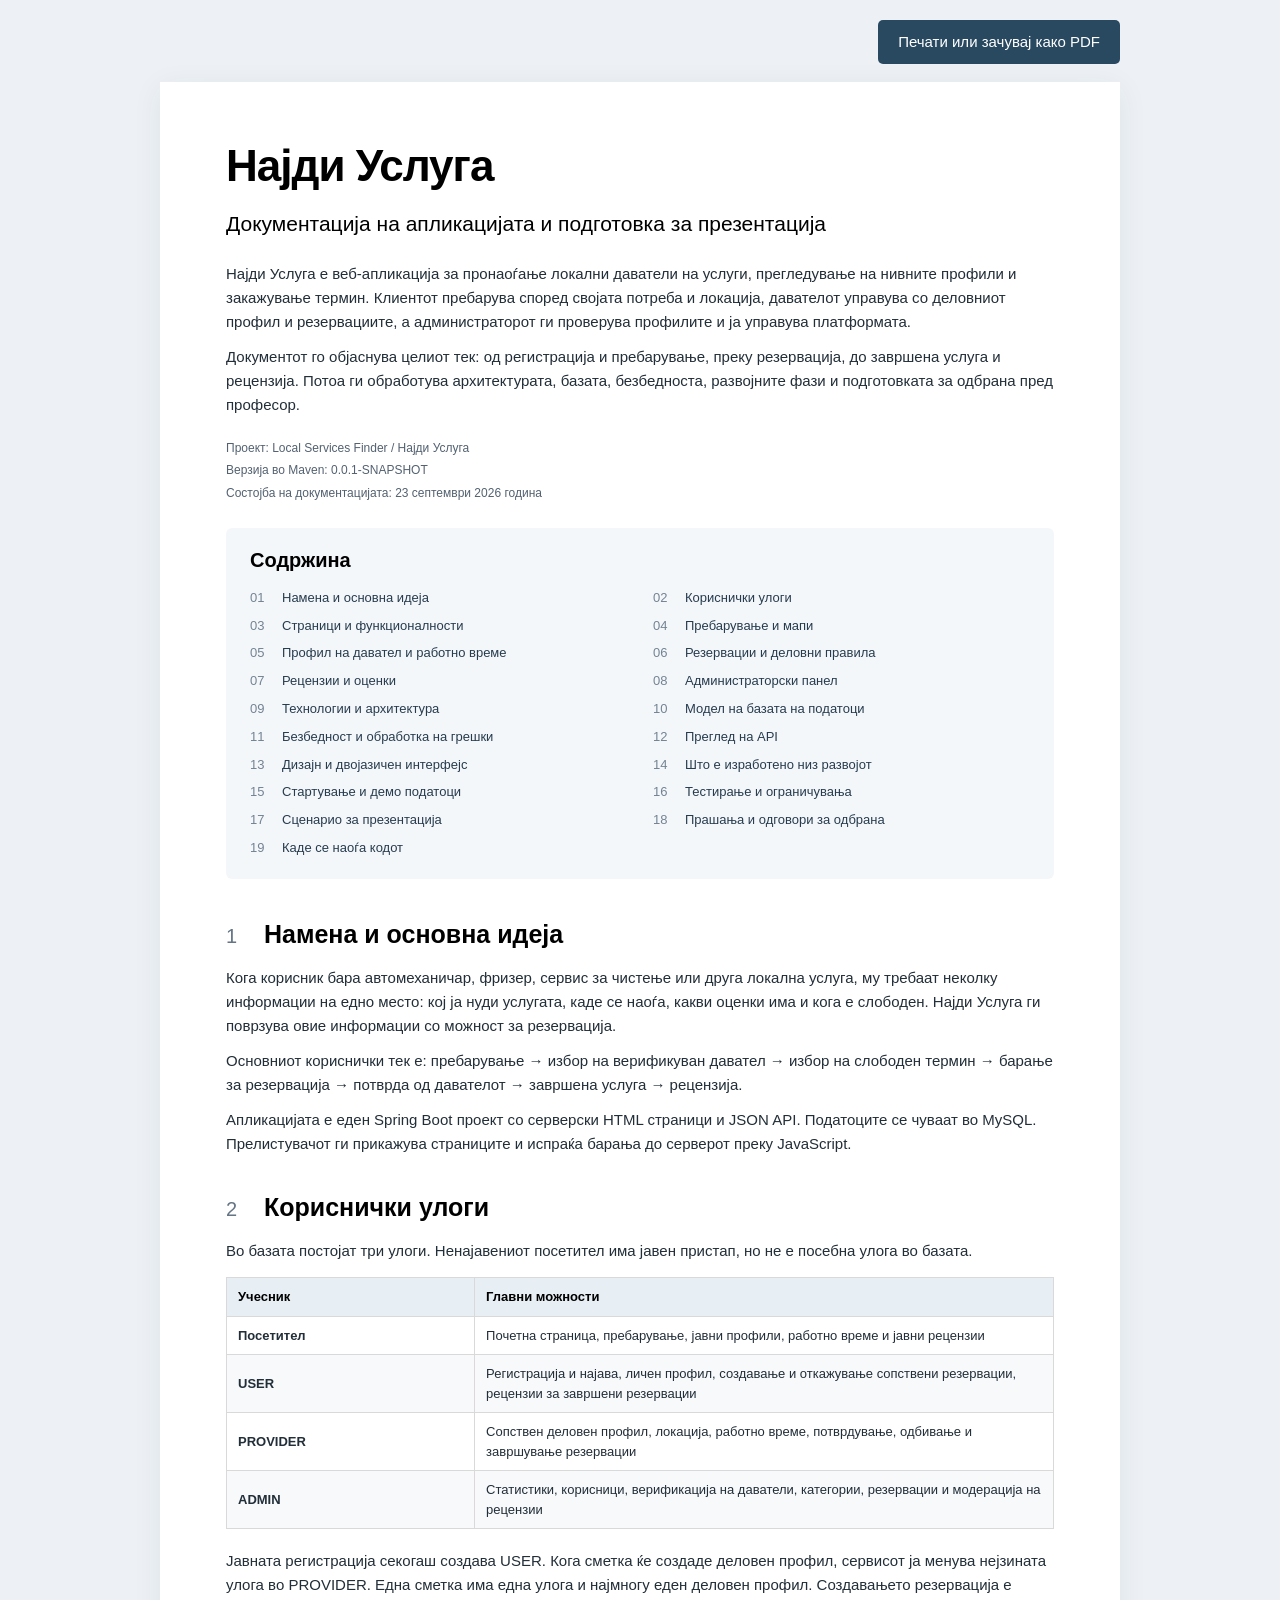
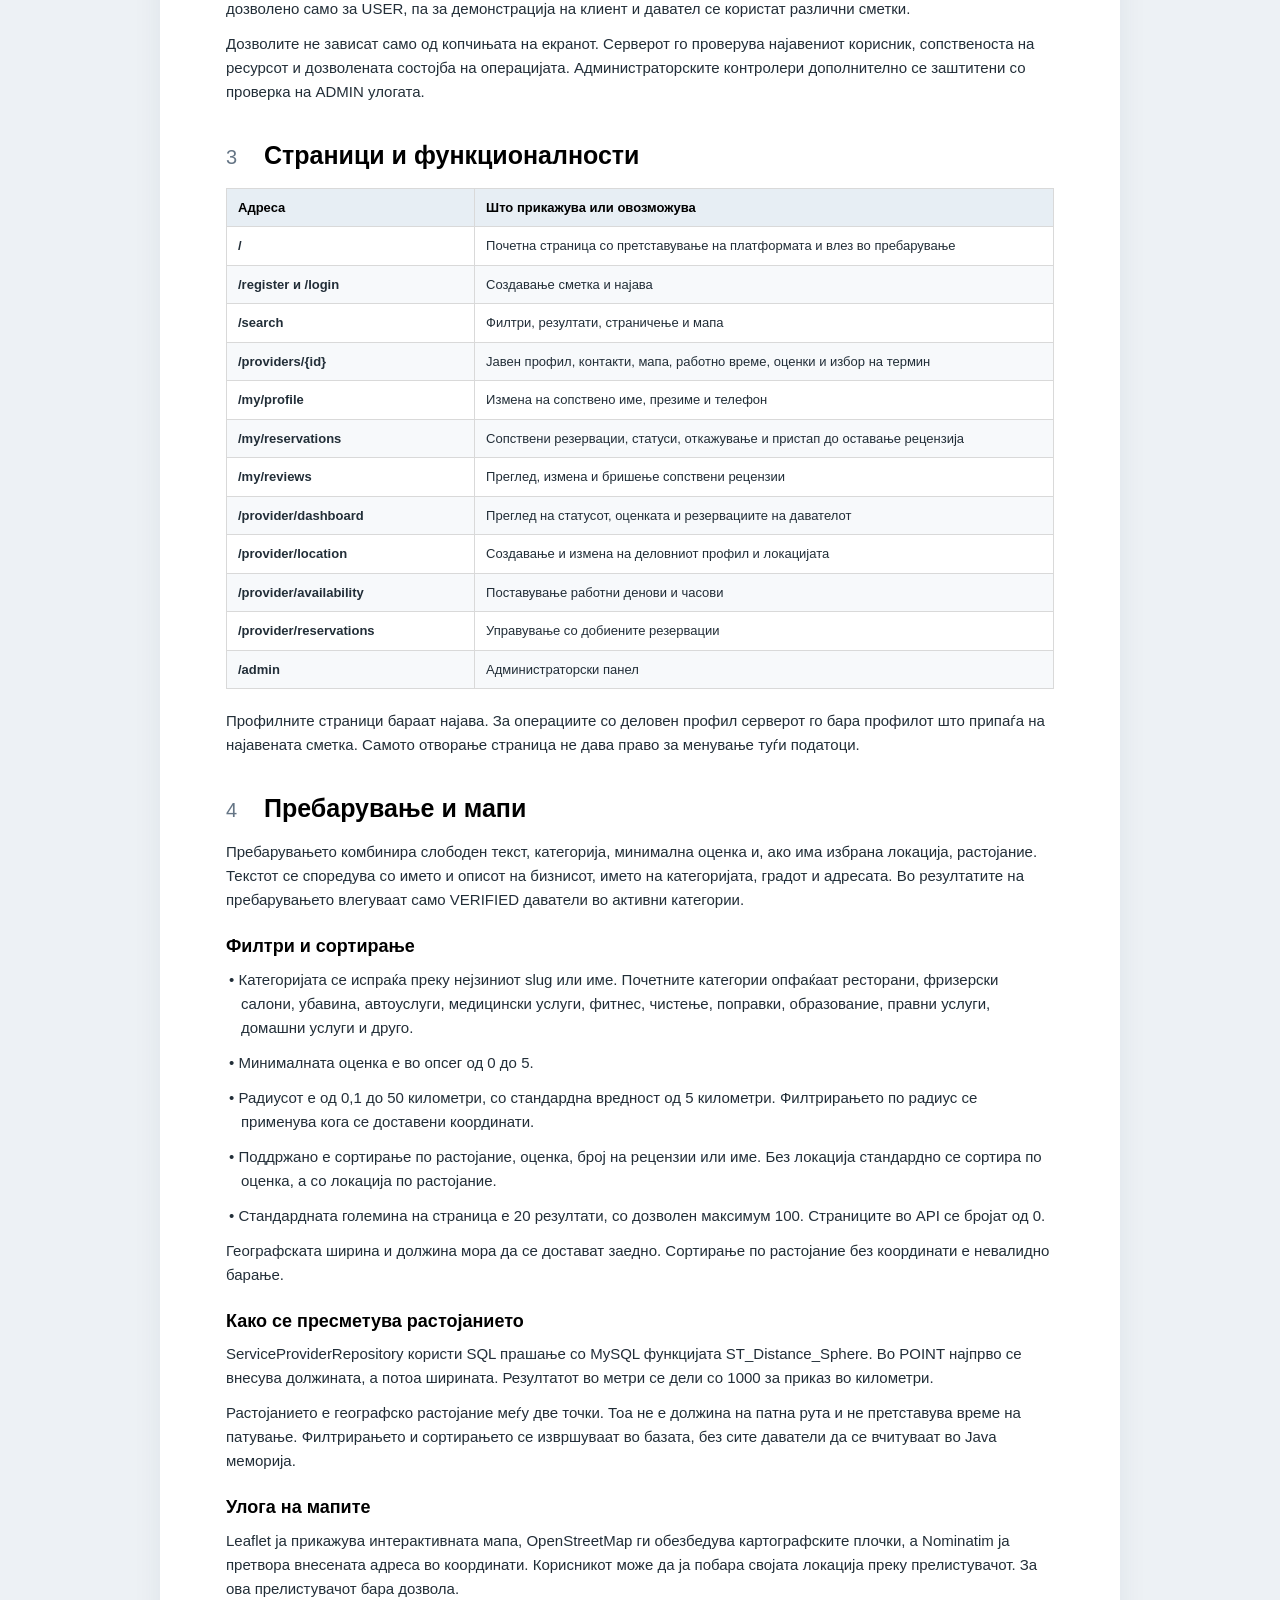
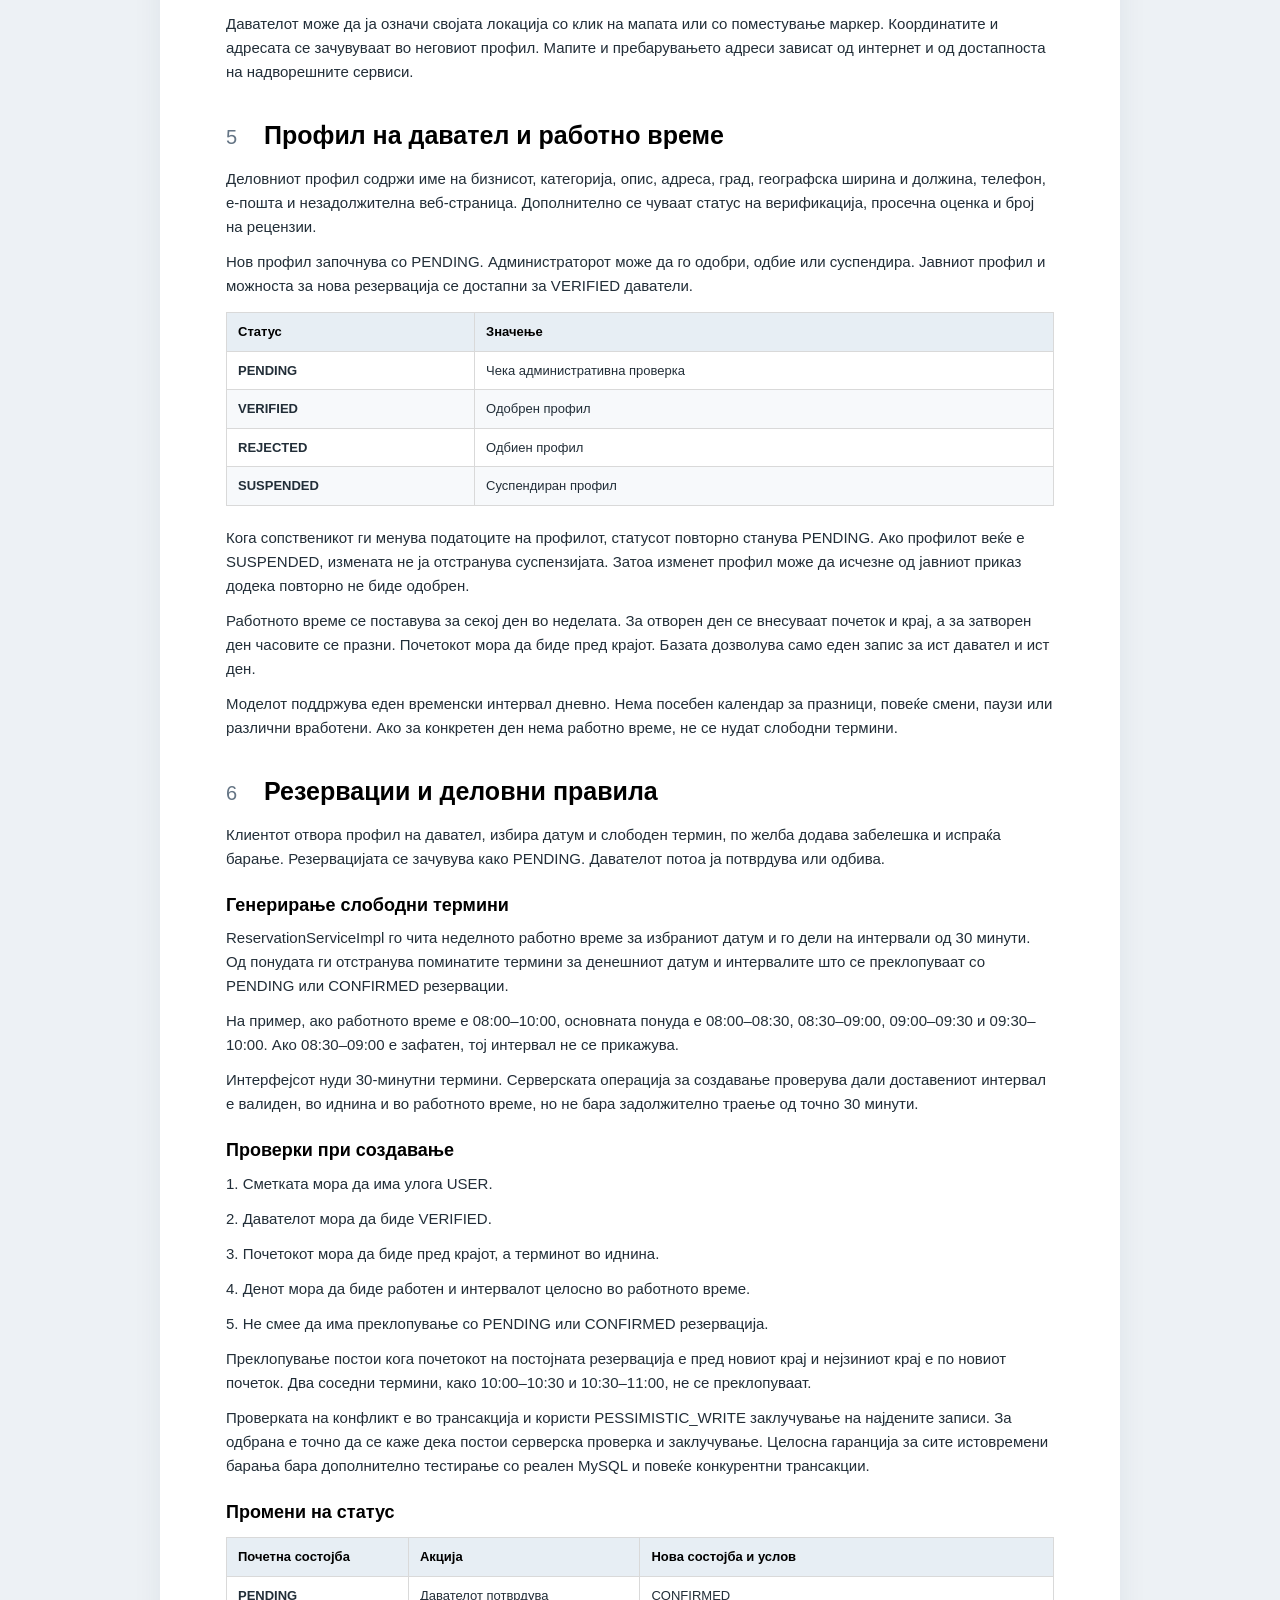
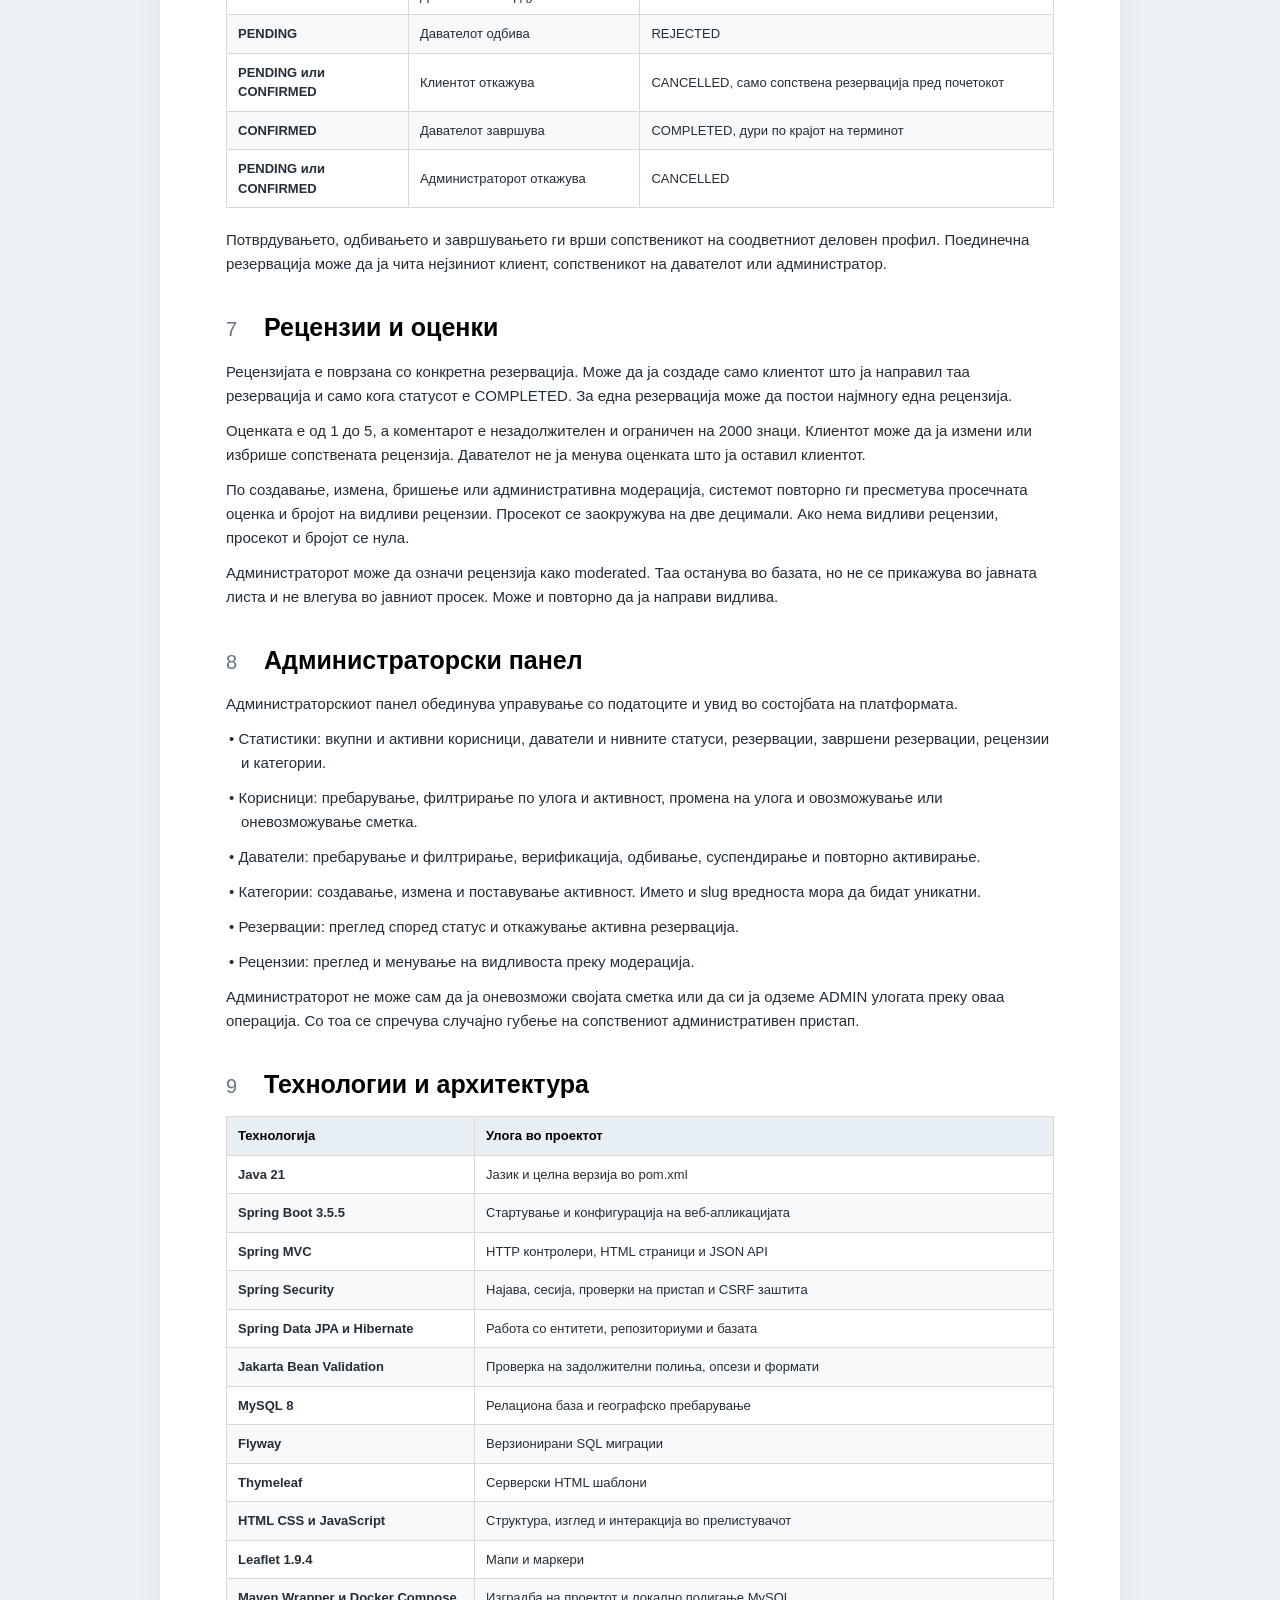
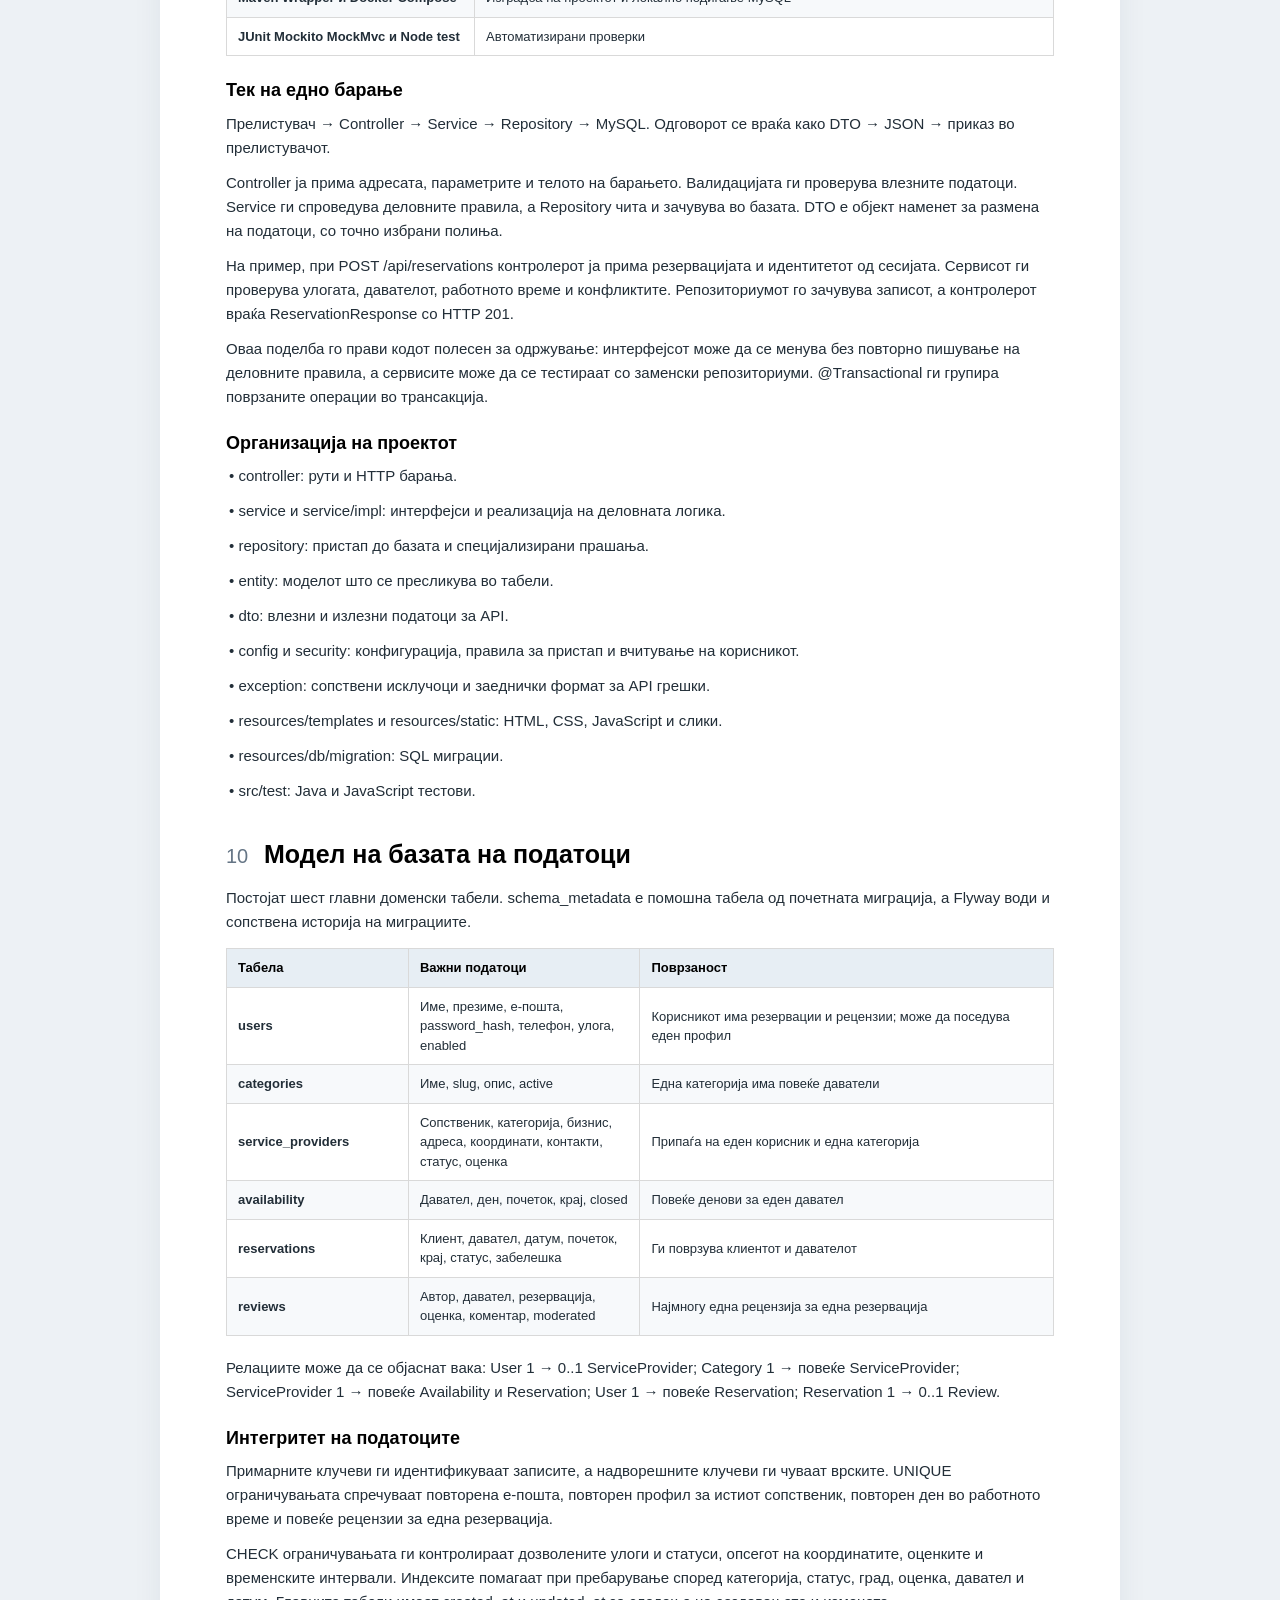
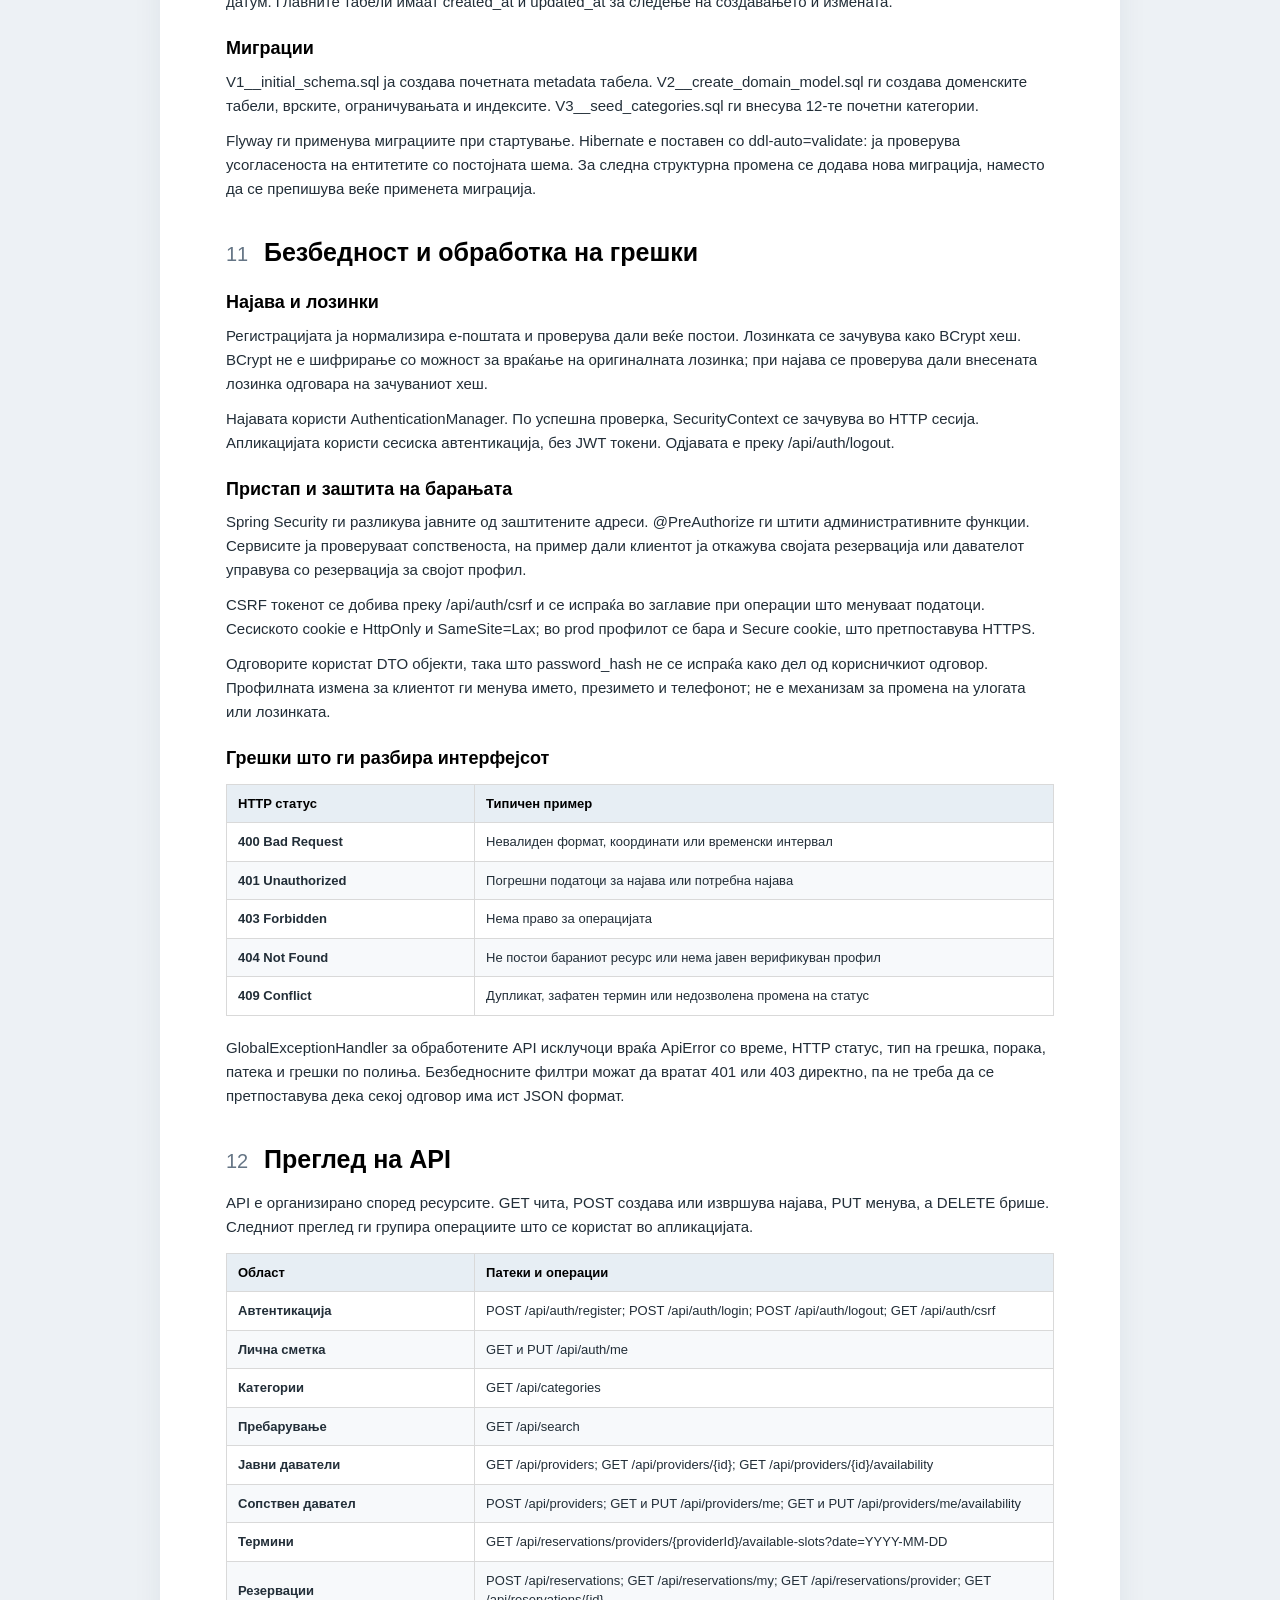
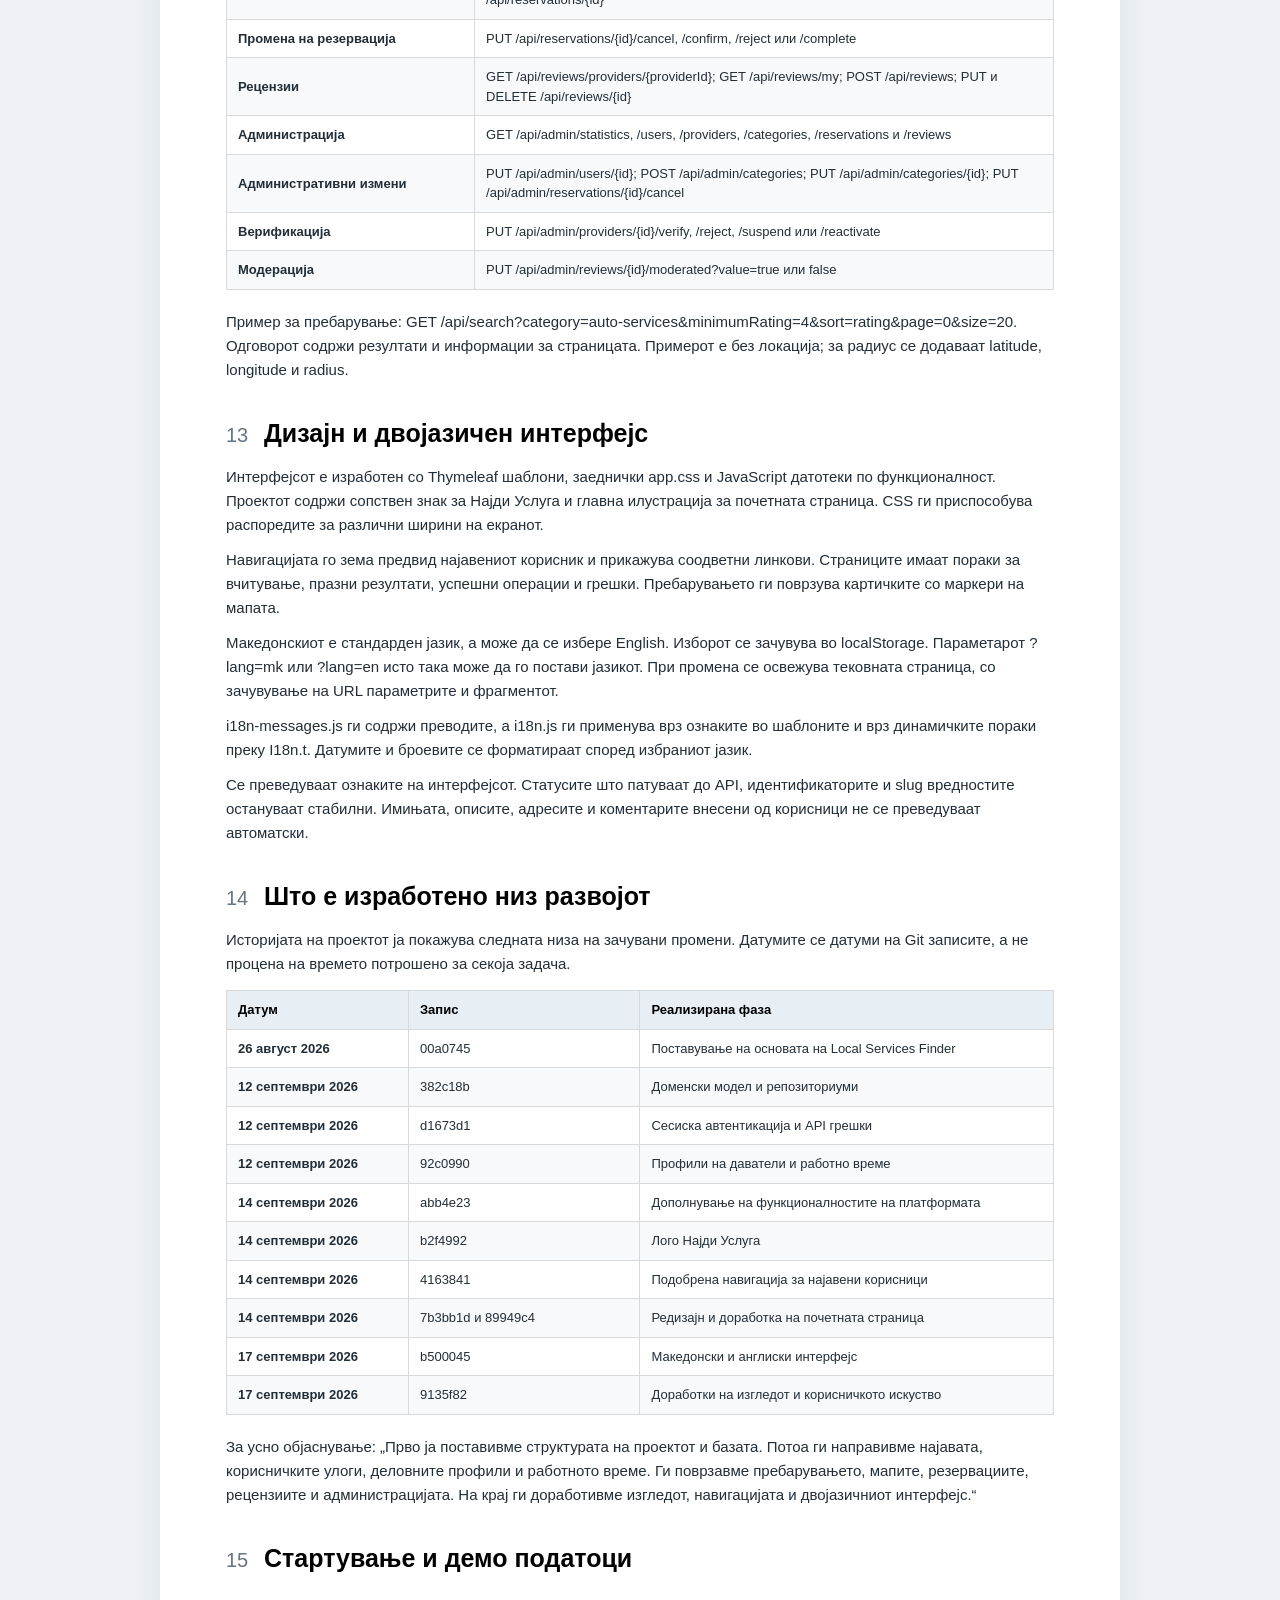
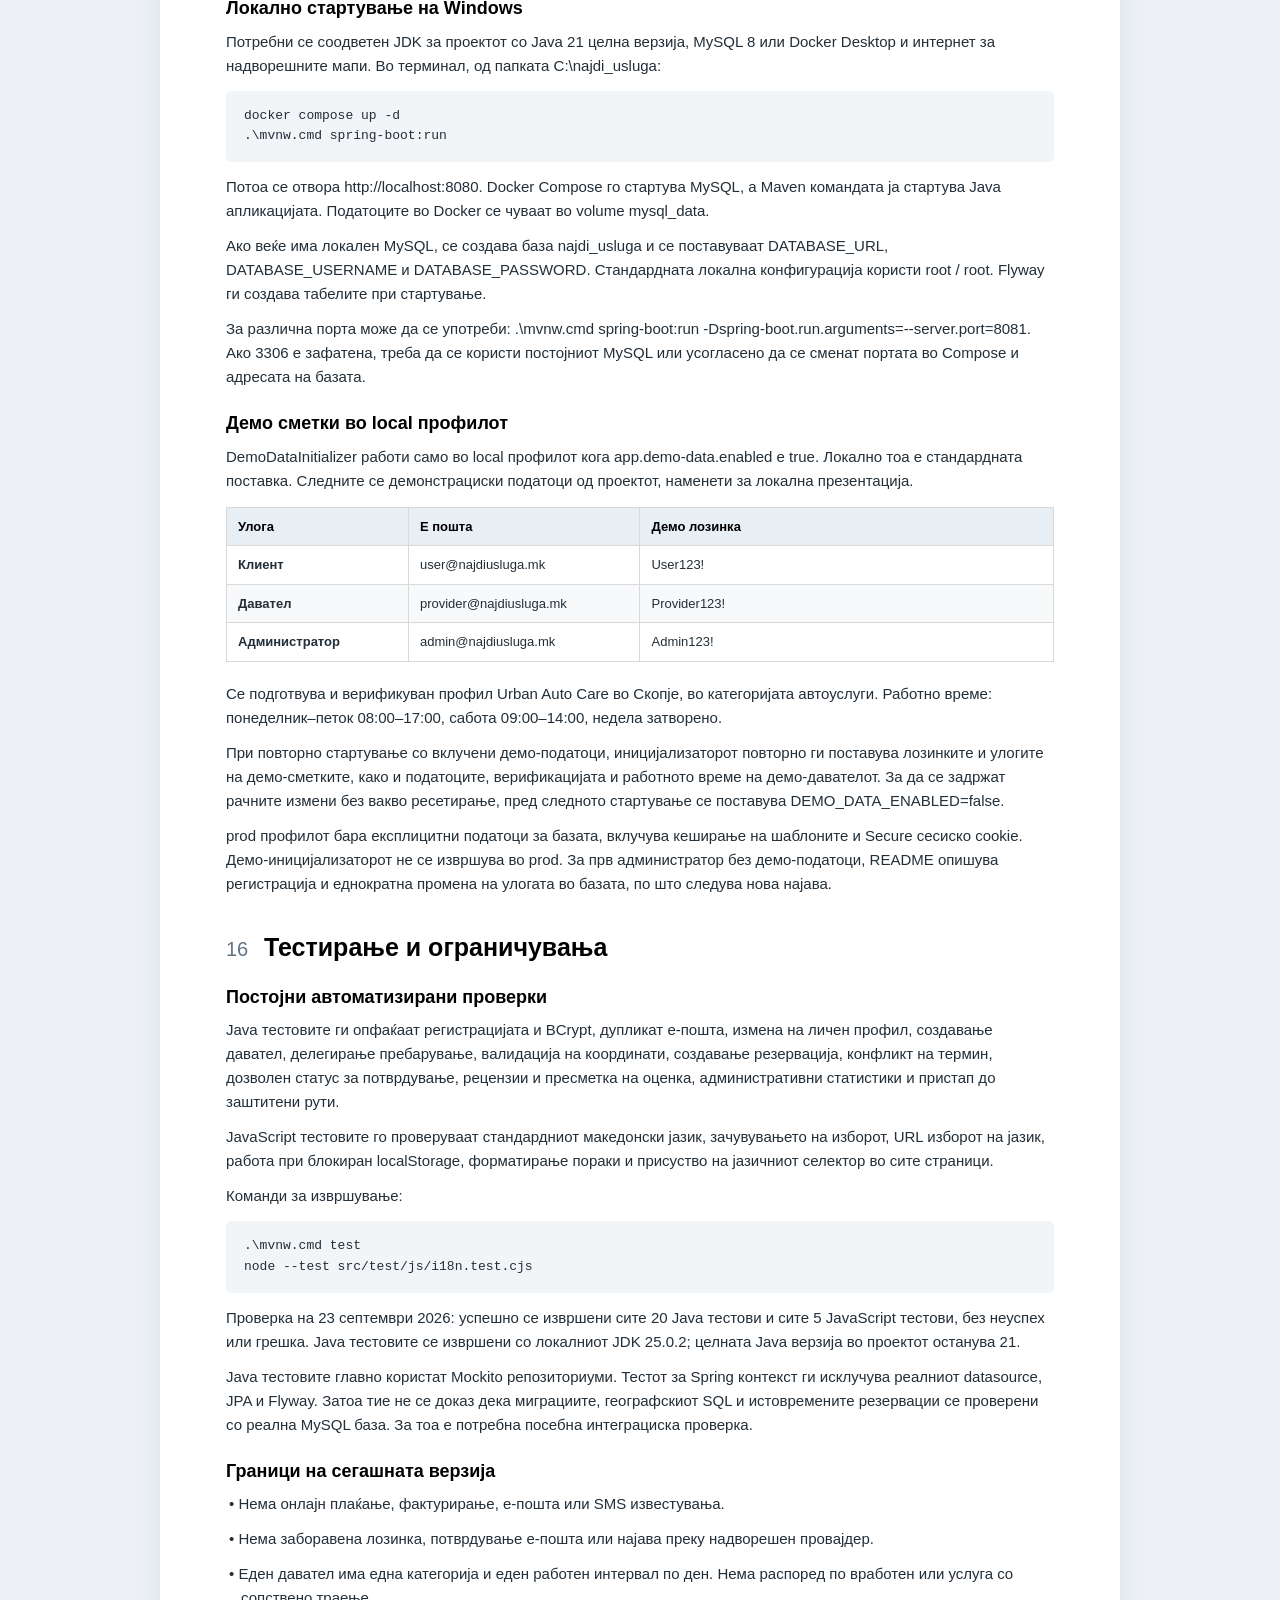
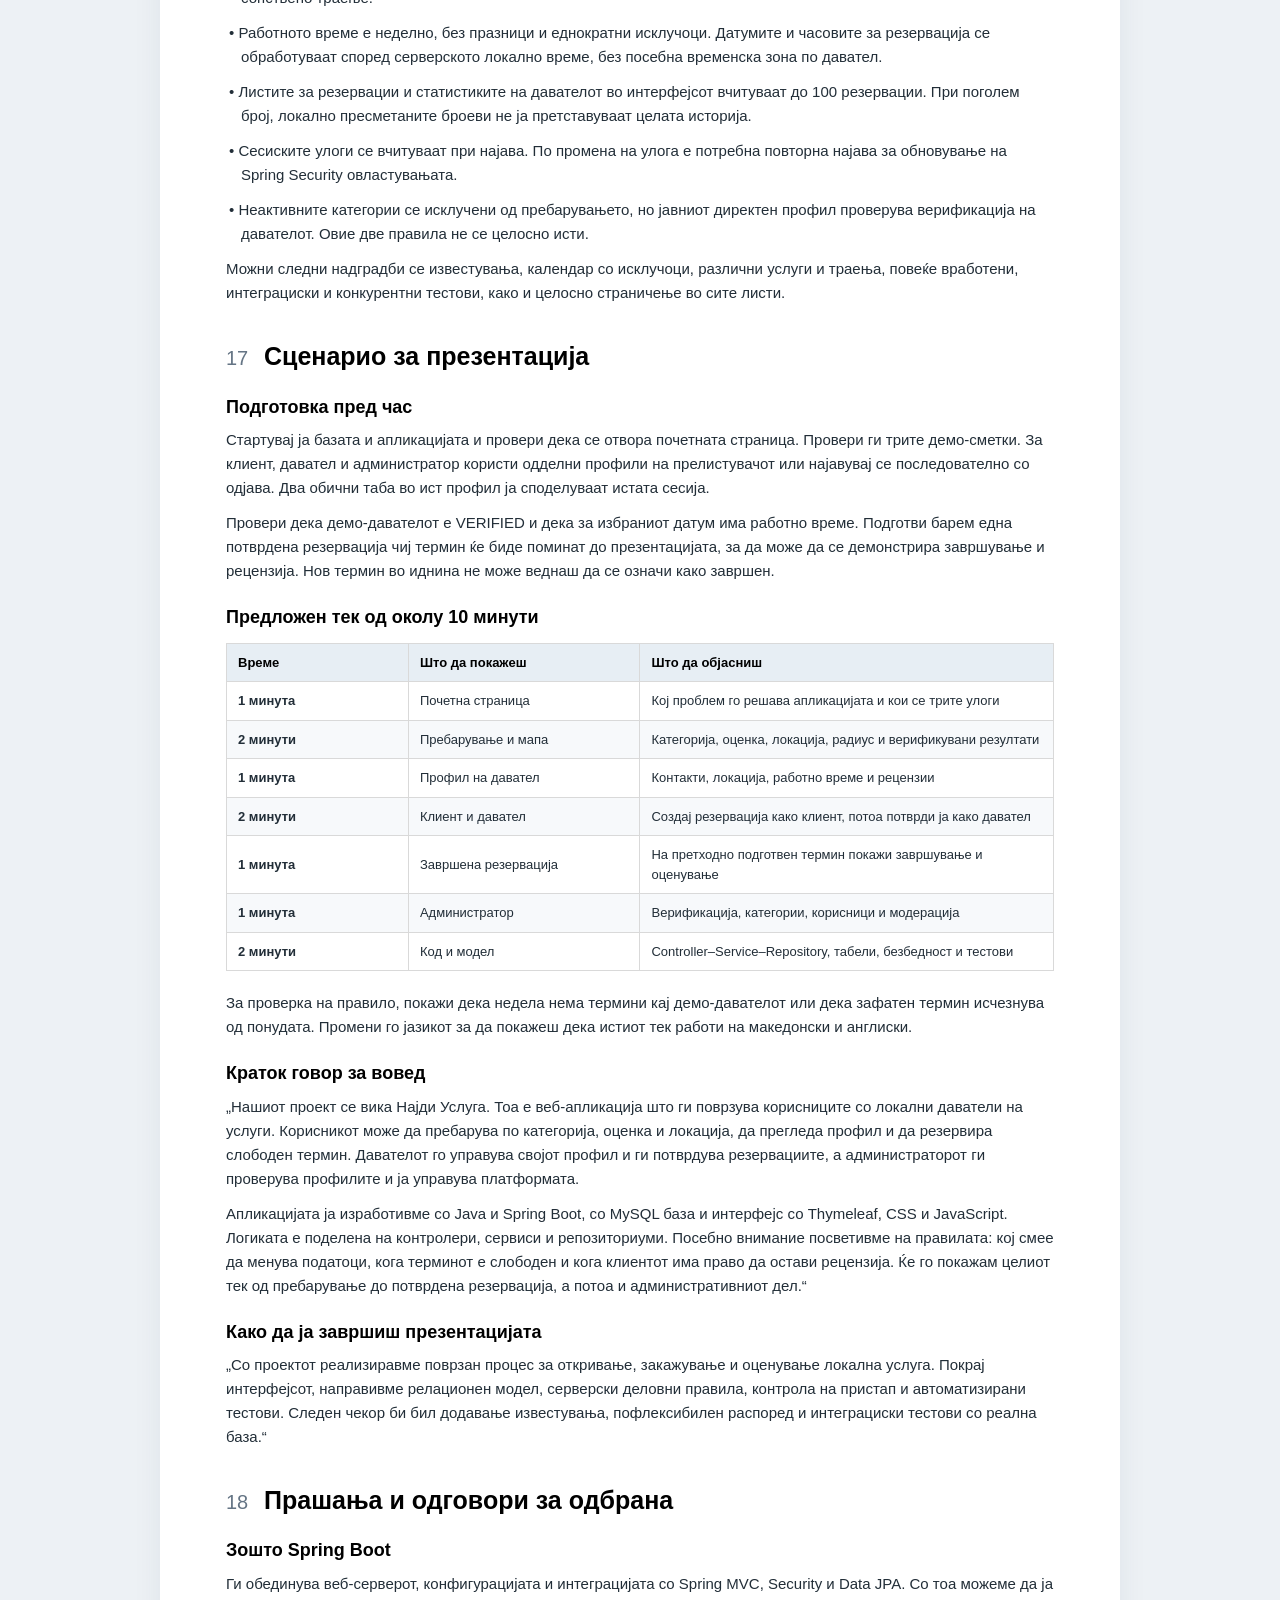
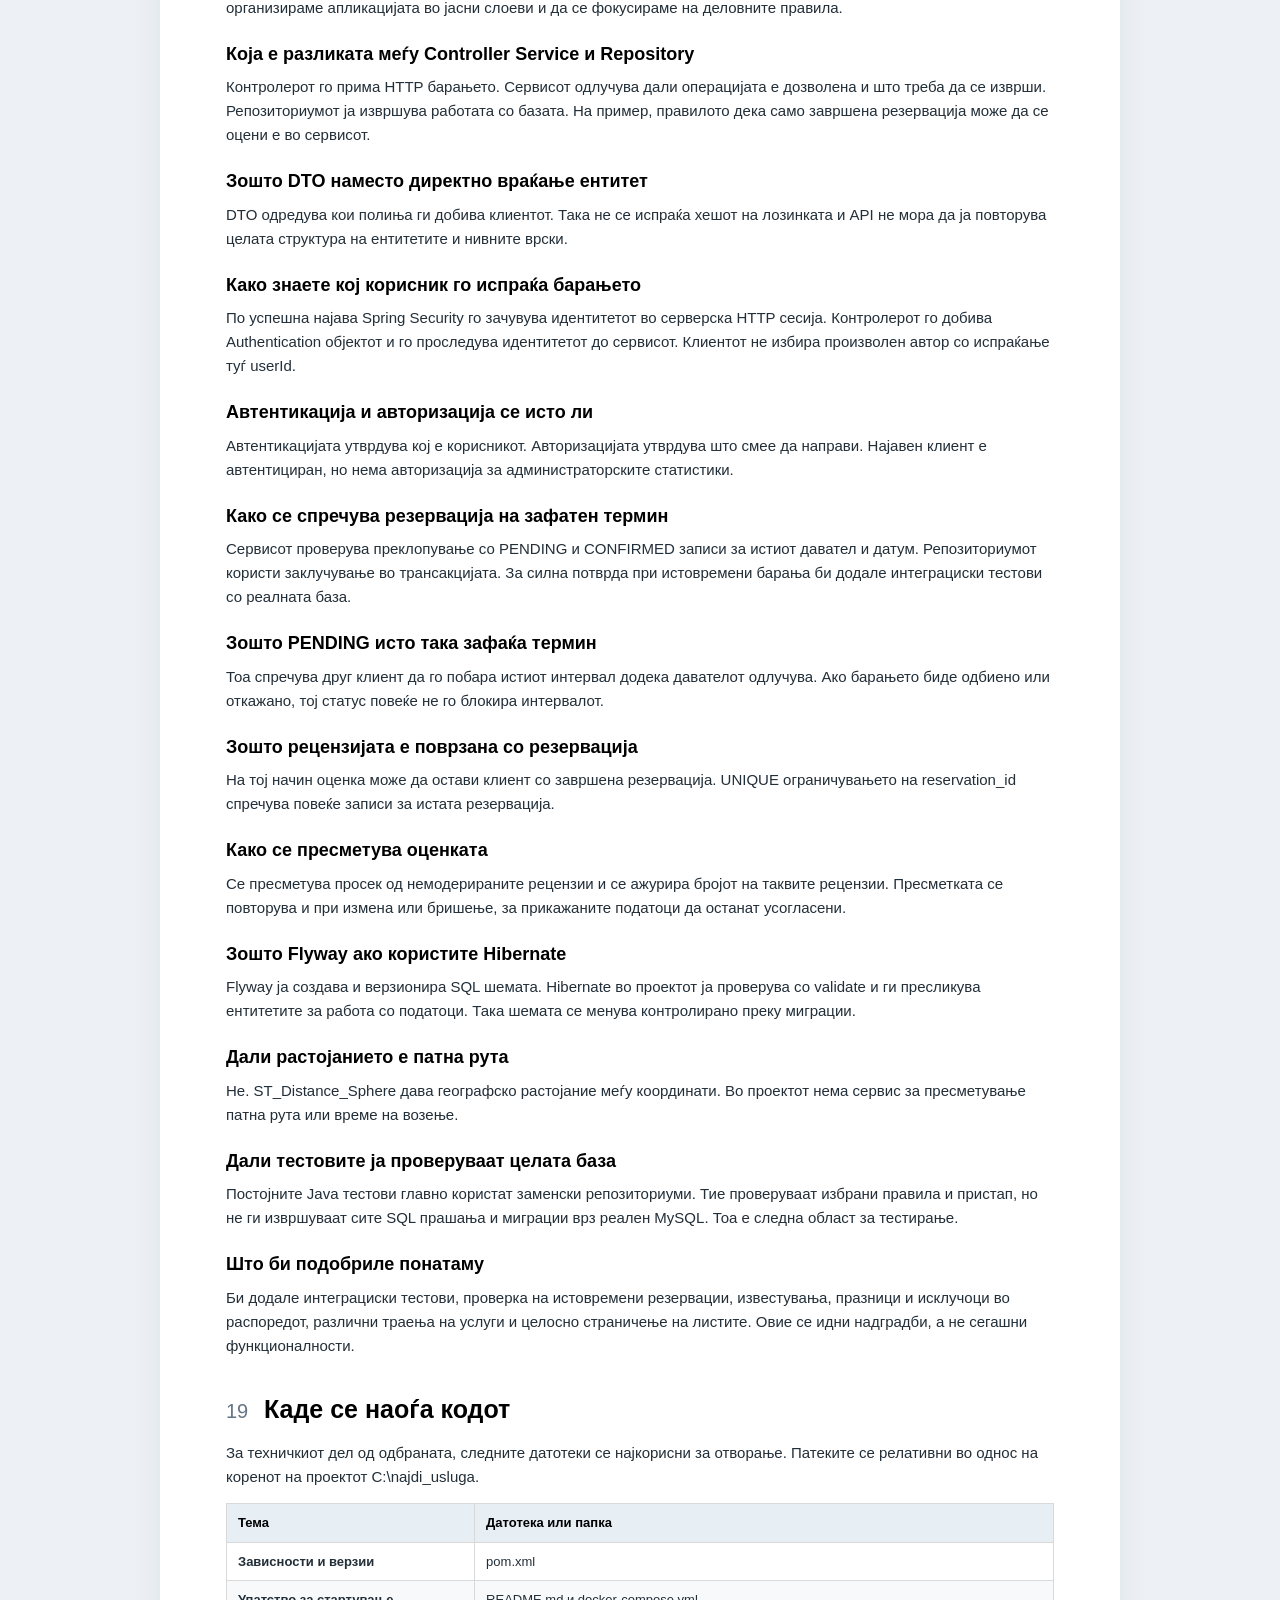
<file: docs/Najdi-Usluga-Dokumentacija.html>
<!doctype html><html lang="mk"><head><meta charset="utf-8"><meta name="viewport" content="width=device-width,initial-scale=1"><title>Најди Услуга документација</title><style>*{box-sizing:border-box}html{scroll-behavior:smooth}body{margin:0;background:#edf1f5;color:#222e38;font:15px/1.6 "Segoe UI",Arial,sans-serif}main{max-width:960px;margin:30px auto;background:white;padding:56px 66px;box-shadow:0 6px 28px #17344b12}h1,h2,h3{color:#000;line-height:1.25;break-after:avoid}h1{font-size:44px;letter-spacing:-1px;margin:0 0 18px}h2{font-size:25px;margin:36px 0 16px;display:flex;gap:14px;align-items:baseline}h3{font-size:18px;margin:23px 0 10px}.subtitle{display:block;font-size:21px;margin:0 0 25px;max-width:650px;font-weight:500}.chapter-number{font-weight:400;color:#657585;font-size:.8em;min-width:24px}.metadata{margin:22px 0;font-size:12px;color:#536170}.metadata p{margin:3px 0}p{margin:0 0 11px}.contents{margin:25px 0 40px;padding:20px 24px;background:#f4f7fa;border-radius:6px}.contents h2{margin:0 0 15px;font-size:20px}.toc-grid{display:grid;grid-template-columns:1fr 1fr;gap:7px 26px}.toc-grid a{display:flex;gap:12px;text-decoration:none;color:#273c4e;font-size:13px}.toc-grid a span{color:#738393;min-width:20px}table{border-collapse:collapse;width:100%;table-layout:fixed;font-size:13px;line-height:1.5;margin:14px 0 20px}th,td{border:1px solid #d9d9d9;padding:9px 11px;text-align:left;vertical-align:middle;overflow-wrap:anywhere}th{background:#e7eef4;color:#000;font-weight:650}tbody tr:nth-child(even){background:#f7f9fb}thead{display:table-header-group}tr{break-inside:avoid}td:first-child{font-weight:600}pre{padding:15px 18px;background:#f2f5f8;border-radius:5px;white-space:pre-wrap;overflow-wrap:anywhere;font-size:13px;break-inside:avoid}.bullet{padding-left:15px;text-indent:-12px}header{max-width:960px;margin:20px auto -12px;text-align:right}button{padding:10px 20px;background:#294961;color:white;border:0;border-radius:5px;font:inherit;cursor:pointer}@media screen and (max-width:700px){main{margin:0;padding:28px 20px}.toc-grid{grid-template-columns:1fr}h1{font-size:36px}table{font-size:11px}th,td{padding:6px}}@media print{@page{size:A4;margin:17mm 18mm 18mm}body{background:white;font-size:10.2pt;line-height:1.42}main{margin:0;padding:0;max-width:none;box-shadow:none}header{display:none}h1{font-size:32pt}h2{font-size:17pt;margin:20pt 0 10pt}h3{font-size:12pt;margin:15pt 0 7pt}.subtitle{font-size:17pt;margin-bottom:18pt}.metadata{font-size:9pt;margin:14pt 0}.opening{break-after:page}.contents{padding:13pt 16pt;margin:18pt 0 0}.contents h2{font-size:14pt}.toc-grid{gap:7pt 16pt}.toc-grid a{font-size:9pt}p{orphans:3;widows:3;margin-bottom:8pt}table{font-size:8.8pt;line-height:1.4;margin:9pt 0 14pt;break-inside:avoid}th,td{padding:5.3pt 7pt}.source-table table{font-size:8.2pt}pre{font-size:9pt}a{color:inherit}h2+p,h3+p{break-before:avoid}}
.table-intro{break-after:avoid}.table-wrap{break-inside:avoid}</style></head><body><header><button onclick="window.print()">Печати или зачувај како PDF</button></header><main><div class="opening"><h1 id="section-0">Најди Услуга</h1><h2 class="subtitle">Документација на апликацијата и подготовка за презентација</h2><p>Најди Услуга е веб-апликација за пронаоѓање локални даватели на услуги, прегледување на нивните профили и закажување термин. Клиентот пребарува според својата потреба и локација, давателот управува со деловниот профил и резервациите, а администраторот ги проверува профилите и ја управува платформата.</p><p>Документот го објаснува целиот тек: од регистрација и пребарување, преку резервација, до завршена услуга и рецензија. Потоа ги обработува архитектурата, базата, безбедноста, развојните фази и подготовката за одбрана пред професор.</p><div class="metadata"><p>Проект: Local Services Finder / Најди Услуга</p><p>Верзија во Maven: 0.0.1-SNAPSHOT</p><p>Состојба на документацијата: 23 септември 2026 година</p></div><section class="contents"><h2>Содржина</h2><div class="toc-grid"><a href="#chapter-1"><span>01</span>Намена и основна идеја</a><a href="#chapter-2"><span>02</span>Кориснички улоги</a><a href="#chapter-3"><span>03</span>Страници и функционалности</a><a href="#chapter-4"><span>04</span>Пребарување и мапи</a><a href="#chapter-5"><span>05</span>Профил на давател и работно време</a><a href="#chapter-6"><span>06</span>Резервации и деловни правила</a><a href="#chapter-7"><span>07</span>Рецензии и оценки</a><a href="#chapter-8"><span>08</span>Администраторски панел</a><a href="#chapter-9"><span>09</span>Технологии и архитектура</a><a href="#chapter-10"><span>10</span>Модел на базата на податоци</a><a href="#chapter-11"><span>11</span>Безбедност и обработка на грешки</a><a href="#chapter-12"><span>12</span>Преглед на API</a><a href="#chapter-13"><span>13</span>Дизајн и двојазичен интерфејс</a><a href="#chapter-14"><span>14</span>Што е изработено низ развојот</a><a href="#chapter-15"><span>15</span>Стартување и демо податоци</a><a href="#chapter-16"><span>16</span>Тестирање и ограничувања</a><a href="#chapter-17"><span>17</span>Сценарио за презентација</a><a href="#chapter-18"><span>18</span>Прашања и одговори за одбрана</a><a href="#chapter-19"><span>19</span>Каде се наоѓа кодот</a></div></section></div><h2 id="chapter-1"><span class="chapter-number">1</span>Намена и основна идеја</h2><p>Кога корисник бара автомеханичар, фризер, сервис за чистење или друга локална услуга, му требаат неколку информации на едно место: кој ја нуди услугата, каде се наоѓа, какви оценки има и кога е слободен. Најди Услуга ги поврзува овие информации со можност за резервација.</p><p>Основниот кориснички тек е: пребарување → избор на верификуван давател → избор на слободен термин → барање за резервација → потврда од давателот → завршена услуга → рецензија.</p><p>Апликацијата е еден Spring Boot проект со серверски HTML страници и JSON API. Податоците се чуваат во MySQL. Прелистувачот ги прикажува страниците и испраќа барања до серверот преку JavaScript.</p><h2 id="chapter-2"><span class="chapter-number">2</span>Кориснички улоги</h2><p class="table-intro">Во базата постојат три улоги. Ненајавениот посетител има јавен пристап, но не е посебна улога во базата.</p><div class="table-wrap"><table><colgroup><col style="width:30%"><col style="width:70%"></colgroup><thead><tr><th>Учесник</th><th>Главни можности</th></tr></thead><tbody><tr><td>Посетител</td><td>Почетна страница, пребарување, јавни профили, работно време и јавни рецензии</td></tr><tr><td>USER</td><td>Регистрација и најава, личен профил, создавање и откажување сопствени резервации, рецензии за завршени резервации</td></tr><tr><td>PROVIDER</td><td>Сопствен деловен профил, локација, работно време, потврдување, одбивање и завршување резервации</td></tr><tr><td>ADMIN</td><td>Статистики, корисници, верификација на даватели, категории, резервации и модерација на рецензии</td></tr></tbody></table></div><p>Јавната регистрација секогаш создава USER. Кога сметка ќе создаде деловен профил, сервисот ја менува нејзината улога во PROVIDER. Една сметка има една улога и најмногу еден деловен профил. Создавањето резервација е дозволено само за USER, па за демонстрација на клиент и давател се користат различни сметки.</p><p>Дозволите не зависат само од копчињата на екранот. Серверот го проверува најавениот корисник, сопственоста на ресурсот и дозволената состојба на операцијата. Администраторските контролери дополнително се заштитени со проверка на ADMIN улогата.</p><h2 id="chapter-3"><span class="chapter-number">3</span>Страници и функционалности</h2><div class="table-wrap"><table><colgroup><col style="width:30%"><col style="width:70%"></colgroup><thead><tr><th>Адреса</th><th>Што прикажува или овозможува</th></tr></thead><tbody><tr><td>/</td><td>Почетна страница со претставување на платформата и влез во пребарување</td></tr><tr><td>/register и /login</td><td>Создавање сметка и најава</td></tr><tr><td>/search</td><td>Филтри, резултати, страничење и мапа</td></tr><tr><td>/providers/{id}</td><td>Јавен профил, контакти, мапа, работно време, оценки и избор на термин</td></tr><tr><td>/my/profile</td><td>Измена на сопствено име, презиме и телефон</td></tr><tr><td>/my/reservations</td><td>Сопствени резервации, статуси, откажување и пристап до оставање рецензија</td></tr><tr><td>/my/reviews</td><td>Преглед, измена и бришење сопствени рецензии</td></tr><tr><td>/provider/dashboard</td><td>Преглед на статусот, оценката и резервациите на давателот</td></tr><tr><td>/provider/location</td><td>Создавање и измена на деловниот профил и локацијата</td></tr><tr><td>/provider/availability</td><td>Поставување работни денови и часови</td></tr><tr><td>/provider/reservations</td><td>Управување со добиените резервации</td></tr><tr><td>/admin</td><td>Администраторски панел</td></tr></tbody></table></div><p>Профилните страници бараат најава. За операциите со деловен профил серверот го бара профилот што припаѓа на најавената сметка. Самото отворање страница не дава право за менување туѓи податоци.</p><h2 id="chapter-4"><span class="chapter-number">4</span>Пребарување и мапи</h2><p>Пребарувањето комбинира слободен текст, категорија, минимална оценка и, ако има избрана локација, растојание. Текстот се споредува со името и описот на бизнисот, името на категоријата, градот и адресата. Во резултатите на пребарувањето влегуваат само VERIFIED даватели во активни категории.</p><h3>Филтри и сортирање</h3><p class="bullet">• Категоријата се испраќа преку нејзиниот slug или име. Почетните категории опфаќаат ресторани, фризерски салони, убавина, автоуслуги, медицински услуги, фитнес, чистење, поправки, образование, правни услуги, домашни услуги и друго.</p><p class="bullet">• Минималната оценка е во опсег од 0 до 5.</p><p class="bullet">• Радиусот е од 0,1 до 50 километри, со стандардна вредност од 5 километри. Филтрирањето по радиус се применува кога се доставени координати.</p><p class="bullet">• Поддржано е сортирање по растојание, оценка, број на рецензии или име. Без локација стандардно се сортира по оценка, а со локација по растојание.</p><p class="bullet">• Стандардната големина на страница е 20 резултати, со дозволен максимум 100. Страниците во API се бројат од 0.</p><p>Географската ширина и должина мора да се достават заедно. Сортирање по растојание без координати е невалидно барање.</p><h3>Како се пресметува растојанието</h3><p>ServiceProviderRepository користи SQL прашање со MySQL функцијата ST_Distance_Sphere. Во POINT најпрво се внесува должината, а потоа ширината. Резултатот во метри се дели со 1000 за приказ во километри.</p><p>Растојанието е географско растојание меѓу две точки. Тоа не е должина на патна рута и не претставува време на патување. Филтрирањето и сортирањето се извршуваат во базата, без сите даватели да се вчитуваат во Java меморија.</p><h3>Улога на мапите</h3><p>Leaflet ја прикажува интерактивната мапа, OpenStreetMap ги обезбедува картографските плочки, а Nominatim ја претвора внесената адреса во координати. Корисникот може да ја побара својата локација преку прелистувачот. За ова прелистувачот бара дозвола.</p><p>Давателот може да ја означи својата локација со клик на мапата или со поместување маркер. Координатите и адресата се зачувуваат во неговиот профил. Мапите и пребарувањето адреси зависат од интернет и од достапноста на надворешните сервиси.</p><h2 id="chapter-5"><span class="chapter-number">5</span>Профил на давател и работно време</h2><p>Деловниот профил содржи име на бизнисот, категорија, опис, адреса, град, географска ширина и должина, телефон, е-пошта и незадолжителна веб-страница. Дополнително се чуваат статус на верификација, просечна оценка и број на рецензии.</p><p class="table-intro">Нов профил започнува со PENDING. Администраторот може да го одобри, одбие или суспендира. Јавниот профил и можноста за нова резервација се достапни за VERIFIED даватели.</p><div class="table-wrap"><table><colgroup><col style="width:30%"><col style="width:70%"></colgroup><thead><tr><th>Статус</th><th>Значење</th></tr></thead><tbody><tr><td>PENDING</td><td>Чека административна проверка</td></tr><tr><td>VERIFIED</td><td>Одобрен профил</td></tr><tr><td>REJECTED</td><td>Одбиен профил</td></tr><tr><td>SUSPENDED</td><td>Суспендиран профил</td></tr></tbody></table></div><p>Кога сопственикот ги менува податоците на профилот, статусот повторно станува PENDING. Ако профилот веќе е SUSPENDED, измената не ја отстранува суспензијата. Затоа изменет профил може да исчезне од јавниот приказ додека повторно не биде одобрен.</p><p>Работното време се поставува за секој ден во неделата. За отворен ден се внесуваат почеток и крај, а за затворен ден часовите се празни. Почетокот мора да биде пред крајот. Базата дозволува само еден запис за ист давател и ист ден.</p><p>Моделот поддржува еден временски интервал дневно. Нема посебен календар за празници, повеќе смени, паузи или различни вработени. Ако за конкретен ден нема работно време, не се нудат слободни термини.</p><h2 id="chapter-6"><span class="chapter-number">6</span>Резервации и деловни правила</h2><p>Клиентот отвора профил на давател, избира датум и слободен термин, по желба додава забелешка и испраќа барање. Резервацијата се зачувува како PENDING. Давателот потоа ја потврдува или одбива.</p><h3>Генерирање слободни термини</h3><p>ReservationServiceImpl го чита неделното работно време за избраниот датум и го дели на интервали од 30 минути. Од понудата ги отстранува поминатите термини за денешниот датум и интервалите што се преклопуваат со PENDING или CONFIRMED резервации.</p><p>На пример, ако работното време е 08:00–10:00, основната понуда е 08:00–08:30, 08:30–09:00, 09:00–09:30 и 09:30–10:00. Ако 08:30–09:00 е зафатен, тој интервал не се прикажува.</p><p>Интерфејсот нуди 30-минутни термини. Серверската операција за создавање проверува дали доставениот интервал е валиден, во иднина и во работното време, но не бара задолжително траење од точно 30 минути.</p><h3>Проверки при создавање</h3><p>1. Сметката мора да има улога USER.</p><p>2. Давателот мора да биде VERIFIED.</p><p>3. Почетокот мора да биде пред крајот, а терминот во иднина.</p><p>4. Денот мора да биде работен и интервалот целосно во работното време.</p><p>5. Не смее да има преклопување со PENDING или CONFIRMED резервација.</p><p>Преклопување постои кога почетокот на постојната резервација е пред новиот крај и нејзиниот крај е по новиот почеток. Два соседни термини, како 10:00–10:30 и 10:30–11:00, не се преклопуваат.</p><p>Проверката на конфликт е во трансакција и користи PESSIMISTIC_WRITE заклучување на најдените записи. За одбрана е точно да се каже дека постои серверска проверка и заклучување. Целосна гаранција за сите истовремени барања бара дополнително тестирање со реален MySQL и повеќе конкурентни трансакции.</p><h3>Промени на статус</h3><div class="table-wrap"><table><colgroup><col style="width:22%"><col style="width:28%"><col style="width:50%"></colgroup><thead><tr><th>Почетна состојба</th><th>Акција</th><th>Нова состојба и услов</th></tr></thead><tbody><tr><td>PENDING</td><td>Давателот потврдува</td><td>CONFIRMED</td></tr><tr><td>PENDING</td><td>Давателот одбива</td><td>REJECTED</td></tr><tr><td>PENDING или CONFIRMED</td><td>Клиентот откажува</td><td>CANCELLED, само сопствена резервација пред почетокот</td></tr><tr><td>CONFIRMED</td><td>Давателот завршува</td><td>COMPLETED, дури по крајот на терминот</td></tr><tr><td>PENDING или CONFIRMED</td><td>Администраторот откажува</td><td>CANCELLED</td></tr></tbody></table></div><p>Потврдувањето, одбивањето и завршувањето ги врши сопственикот на соодветниот деловен профил. Поединечна резервација може да ја чита нејзиниот клиент, сопственикот на давателот или администратор.</p><h2 id="chapter-7"><span class="chapter-number">7</span>Рецензии и оценки</h2><p>Рецензијата е поврзана со конкретна резервација. Може да ја создаде само клиентот што ја направил таа резервација и само кога статусот е COMPLETED. За една резервација може да постои најмногу една рецензија.</p><p>Оценката е од 1 до 5, а коментарот е незадолжителен и ограничен на 2000 знаци. Клиентот може да ја измени или избрише сопствената рецензија. Давателот не ја менува оценката што ја оставил клиентот.</p><p>По создавање, измена, бришење или административна модерација, системот повторно ги пресметува просечната оценка и бројот на видливи рецензии. Просекот се заокружува на две децимали. Ако нема видливи рецензии, просекот и бројот се нула.</p><p>Администраторот може да означи рецензија како moderated. Таа останува во базата, но не се прикажува во јавната листа и не влегува во јавниот просек. Може и повторно да ја направи видлива.</p><h2 id="chapter-8"><span class="chapter-number">8</span>Администраторски панел</h2><p>Администраторскиот панел обединува управување со податоците и увид во состојбата на платформата.</p><p class="bullet">• Статистики: вкупни и активни корисници, даватели и нивните статуси, резервации, завршени резервации, рецензии и категории.</p><p class="bullet">• Корисници: пребарување, филтрирање по улога и активност, промена на улога и овозможување или оневозможување сметка.</p><p class="bullet">• Даватели: пребарување и филтрирање, верификација, одбивање, суспендирање и повторно активирање.</p><p class="bullet">• Категории: создавање, измена и поставување активност. Името и slug вредноста мора да бидат уникатни.</p><p class="bullet">• Резервации: преглед според статус и откажување активна резервација.</p><p class="bullet">• Рецензии: преглед и менување на видливоста преку модерација.</p><p>Администраторот не може сам да ја оневозможи својата сметка или да си ја одземе ADMIN улогата преку оваа операција. Со тоа се спречува случајно губење на сопствениот административен пристап.</p><h2 id="chapter-9"><span class="chapter-number">9</span>Технологии и архитектура</h2><div class="table-wrap"><table><colgroup><col style="width:30%"><col style="width:70%"></colgroup><thead><tr><th>Технологија</th><th>Улога во проектот</th></tr></thead><tbody><tr><td>Java 21</td><td>Јазик и целна верзија во pom.xml</td></tr><tr><td>Spring Boot 3.5.5</td><td>Стартување и конфигурација на веб-апликацијата</td></tr><tr><td>Spring MVC</td><td>HTTP контролери, HTML страници и JSON API</td></tr><tr><td>Spring Security</td><td>Најава, сесија, проверки на пристап и CSRF заштита</td></tr><tr><td>Spring Data JPA и Hibernate</td><td>Работа со ентитети, репозиториуми и базата</td></tr><tr><td>Jakarta Bean Validation</td><td>Проверка на задолжителни полиња, опсези и формати</td></tr><tr><td>MySQL 8</td><td>Релациона база и географско пребарување</td></tr><tr><td>Flyway</td><td>Верзионирани SQL миграции</td></tr><tr><td>Thymeleaf</td><td>Серверски HTML шаблони</td></tr><tr><td>HTML CSS и JavaScript</td><td>Структура, изглед и интеракција во прелистувачот</td></tr><tr><td>Leaflet 1.9.4</td><td>Мапи и маркери</td></tr><tr><td>Maven Wrapper и Docker Compose</td><td>Изградба на проектот и локално подигање MySQL</td></tr><tr><td>JUnit Mockito MockMvc и Node test</td><td>Автоматизирани проверки</td></tr></tbody></table></div><h3>Тек на едно барање</h3><p>Прелистувач → Controller → Service → Repository → MySQL. Одговорот се враќа како DTO → JSON → приказ во прелистувачот.</p><p>Controller ја прима адресата, параметрите и телото на барањето. Валидацијата ги проверува влезните податоци. Service ги спроведува деловните правила, а Repository чита и зачувува во базата. DTO е објект наменет за размена на податоци, со точно избрани полиња.</p><p>На пример, при POST /api/reservations контролерот ја прима резервацијата и идентитетот од сесијата. Сервисот ги проверува улогата, давателот, работното време и конфликтите. Репозиториумот го зачувува записот, а контролерот враќа ReservationResponse со HTTP 201.</p><p>Оваа поделба го прави кодот полесен за одржување: интерфејсот може да се менува без повторно пишување на деловните правила, а сервисите може да се тестираат со заменски репозиториуми. @Transactional ги групира поврзаните операции во трансакција.</p><h3>Организација на проектот</h3><p class="bullet">• controller: рути и HTTP барања.</p><p class="bullet">• service и service/impl: интерфејси и реализација на деловната логика.</p><p class="bullet">• repository: пристап до базата и специјализирани прашања.</p><p class="bullet">• entity: моделот што се пресликува во табели.</p><p class="bullet">• dto: влезни и излезни податоци за API.</p><p class="bullet">• config и security: конфигурација, правила за пристап и вчитување на корисникот.</p><p class="bullet">• exception: сопствени исклучоци и заеднички формат за API грешки.</p><p class="bullet">• resources/templates и resources/static: HTML, CSS, JavaScript и слики.</p><p class="bullet">• resources/db/migration: SQL миграции.</p><p class="bullet">• src/test: Java и JavaScript тестови.</p><h2 id="chapter-10"><span class="chapter-number">10</span>Модел на базата на податоци</h2><p class="table-intro">Постојат шест главни доменски табели. schema_metadata е помошна табела од почетната миграција, а Flyway води и сопствена историја на миграциите.</p><div class="table-wrap"><table><colgroup><col style="width:22%"><col style="width:28%"><col style="width:50%"></colgroup><thead><tr><th>Табела</th><th>Важни податоци</th><th>Поврзаност</th></tr></thead><tbody><tr><td>users</td><td>Име, презиме, е-пошта, password_hash, телефон, улога, enabled</td><td>Корисникот има резервации и рецензии; може да поседува еден профил</td></tr><tr><td>categories</td><td>Име, slug, опис, active</td><td>Една категорија има повеќе даватели</td></tr><tr><td>service_providers</td><td>Сопственик, категорија, бизнис, адреса, координати, контакти, статус, оценка</td><td>Припаѓа на еден корисник и една категорија</td></tr><tr><td>availability</td><td>Давател, ден, почеток, крај, closed</td><td>Повеќе денови за еден давател</td></tr><tr><td>reservations</td><td>Клиент, давател, датум, почеток, крај, статус, забелешка</td><td>Ги поврзува клиентот и давателот</td></tr><tr><td>reviews</td><td>Автор, давател, резервација, оценка, коментар, moderated</td><td>Најмногу една рецензија за една резервација</td></tr></tbody></table></div><p>Релациите може да се објаснат вака: User 1 → 0..1 ServiceProvider; Category 1 → повеќе ServiceProvider; ServiceProvider 1 → повеќе Availability и Reservation; User 1 → повеќе Reservation; Reservation 1 → 0..1 Review.</p><h3>Интегритет на податоците</h3><p>Примарните клучеви ги идентификуваат записите, а надворешните клучеви ги чуваат врските. UNIQUE ограничувањата спречуваат повторена е-пошта, повторен профил за истиот сопственик, повторен ден во работното време и повеќе рецензии за една резервација.</p><p>CHECK ограничувањата ги контролираат дозволените улоги и статуси, опсегот на координатите, оценките и временските интервали. Индексите помагаат при пребарување според категорија, статус, град, оценка, давател и датум. Главните табели имаат created_at и updated_at за следење на создавањето и измената.</p><h3>Миграции</h3><p>V1__initial_schema.sql ја создава почетната metadata табела. V2__create_domain_model.sql ги создава доменските табели, врските, ограничувањата и индексите. V3__seed_categories.sql ги внесува 12-те почетни категории.</p><p>Flyway ги применува миграциите при стартување. Hibernate е поставен со ddl-auto=validate: ја проверува усогласеноста на ентитетите со постојната шема. За следна структурна промена се додава нова миграција, наместо да се препишува веќе применета миграција.</p><h2 id="chapter-11"><span class="chapter-number">11</span>Безбедност и обработка на грешки</h2><h3>Најава и лозинки</h3><p>Регистрацијата ја нормализира е-поштата и проверува дали веќе постои. Лозинката се зачувува како BCrypt хеш. BCrypt не е шифрирање со можност за враќање на оригиналната лозинка; при најава се проверува дали внесената лозинка одговара на зачуваниот хеш.</p><p>Најавата користи AuthenticationManager. По успешна проверка, SecurityContext се зачувува во HTTP сесија. Апликацијата користи сесиска автентикација, без JWT токени. Одјавата е преку /api/auth/logout.</p><h3>Пристап и заштита на барањата</h3><p>Spring Security ги разликува јавните од заштитените адреси. @PreAuthorize ги штити административните функции. Сервисите ја проверуваат сопственоста, на пример дали клиентот ја откажува својата резервација или давателот управува со резервација за својот профил.</p><p>CSRF токенот се добива преку /api/auth/csrf и се испраќа во заглавие при операции што менуваат податоци. Сесиското cookie е HttpOnly и SameSite=Lax; во prod профилот се бара и Secure cookie, што претпоставува HTTPS.</p><p>Одговорите користат DTO објекти, така што password_hash не се испраќа како дел од корисничкиот одговор. Профилната измена за клиентот ги менува името, презимето и телефонот; не е механизам за промена на улогата или лозинката.</p><h3>Грешки што ги разбира интерфејсот</h3><div class="table-wrap"><table><colgroup><col style="width:30%"><col style="width:70%"></colgroup><thead><tr><th>HTTP статус</th><th>Типичен пример</th></tr></thead><tbody><tr><td>400 Bad Request</td><td>Невалиден формат, координати или временски интервал</td></tr><tr><td>401 Unauthorized</td><td>Погрешни податоци за најава или потребна најава</td></tr><tr><td>403 Forbidden</td><td>Нема право за операцијата</td></tr><tr><td>404 Not Found</td><td>Не постои бараниот ресурс или нема јавен верификуван профил</td></tr><tr><td>409 Conflict</td><td>Дупликат, зафатен термин или недозволена промена на статус</td></tr></tbody></table></div><p>GlobalExceptionHandler за обработените API исклучоци враќа ApiError со време, HTTP статус, тип на грешка, порака, патека и грешки по полиња. Безбедносните филтри можат да вратат 401 или 403 директно, па не треба да се претпоставува дека секој одговор има ист JSON формат.</p><h2 id="chapter-12"><span class="chapter-number">12</span>Преглед на API</h2><p class="table-intro">API е организирано според ресурсите. GET чита, POST создава или извршува најава, PUT менува, а DELETE брише. Следниот преглед ги групира операциите што се користат во апликацијата.</p><div class="table-wrap"><table><colgroup><col style="width:30%"><col style="width:70%"></colgroup><thead><tr><th>Област</th><th>Патеки и операции</th></tr></thead><tbody><tr><td>Автентикација</td><td>POST /api/auth/register; POST /api/auth/login; POST /api/auth/logout; GET /api/auth/csrf</td></tr><tr><td>Лична сметка</td><td>GET и PUT /api/auth/me</td></tr><tr><td>Категории</td><td>GET /api/categories</td></tr><tr><td>Пребарување</td><td>GET /api/search</td></tr><tr><td>Јавни даватели</td><td>GET /api/providers; GET /api/providers/{id}; GET /api/providers/{id}/availability</td></tr><tr><td>Сопствен давател</td><td>POST /api/providers; GET и PUT /api/providers/me; GET и PUT /api/providers/me/availability</td></tr><tr><td>Термини</td><td>GET /api/reservations/providers/{providerId}/available-slots?date=YYYY-MM-DD</td></tr><tr><td>Резервации</td><td>POST /api/reservations; GET /api/reservations/my; GET /api/reservations/provider; GET /api/reservations/{id}</td></tr><tr><td>Промена на резервација</td><td>PUT /api/reservations/{id}/cancel, /confirm, /reject или /complete</td></tr><tr><td>Рецензии</td><td>GET /api/reviews/providers/{providerId}; GET /api/reviews/my; POST /api/reviews; PUT и DELETE /api/reviews/{id}</td></tr><tr><td>Администрација</td><td>GET /api/admin/statistics, /users, /providers, /categories, /reservations и /reviews</td></tr><tr><td>Административни измени</td><td>PUT /api/admin/users/{id}; POST /api/admin/categories; PUT /api/admin/categories/{id}; PUT /api/admin/reservations/{id}/cancel</td></tr><tr><td>Верификација</td><td>PUT /api/admin/providers/{id}/verify, /reject, /suspend или /reactivate</td></tr><tr><td>Модерација</td><td>PUT /api/admin/reviews/{id}/moderated?value=true или false</td></tr></tbody></table></div><p>Пример за пребарување: GET /api/search?category=auto-services&amp;minimumRating=4&amp;sort=rating&amp;page=0&amp;size=20. Одговорот содржи резултати и информации за страницата. Примерот е без локација; за радиус се додаваат latitude, longitude и radius.</p><h2 id="chapter-13"><span class="chapter-number">13</span>Дизајн и двојазичен интерфејс</h2><p>Интерфејсот е изработен со Thymeleaf шаблони, заеднички app.css и JavaScript датотеки по функционалност. Проектот содржи сопствен знак за Најди Услуга и главна илустрација за почетната страница. CSS ги приспособува распоредите за различни ширини на екранот.</p><p>Навигацијата го зема предвид најавениот корисник и прикажува соодветни линкови. Страниците имаат пораки за вчитување, празни резултати, успешни операции и грешки. Пребарувањето ги поврзува картичките со маркери на мапата.</p><p>Македонскиот е стандарден јазик, а може да се избере English. Изборот се зачувува во localStorage. Параметарот ?lang=mk или ?lang=en исто така може да го постави јазикот. При промена се освежува тековната страница, со зачувување на URL параметрите и фрагментот.</p><p>i18n-messages.js ги содржи преводите, а i18n.js ги применува врз ознаките во шаблоните и врз динамичките пораки преку I18n.t. Датумите и броевите се форматираат според избраниот јазик.</p><p>Се преведуваат ознаките на интерфејсот. Статусите што патуваат до API, идентификаторите и slug вредностите остануваат стабилни. Имињата, описите, адресите и коментарите внесени од корисници не се преведуваат автоматски.</p><h2 id="chapter-14"><span class="chapter-number">14</span>Што е изработено низ развојот</h2><p class="table-intro">Историјата на проектот ја покажува следната низа на зачувани промени. Датумите се датуми на Git записите, а не процена на времето потрошено за секоја задача.</p><div class="table-wrap"><table><colgroup><col style="width:22%"><col style="width:28%"><col style="width:50%"></colgroup><thead><tr><th>Датум</th><th>Запис</th><th>Реализирана фаза</th></tr></thead><tbody><tr><td>26 август 2026</td><td>00a0745</td><td>Поставување на основата на Local Services Finder</td></tr><tr><td>12 септември 2026</td><td>382c18b</td><td>Доменски модел и репозиториуми</td></tr><tr><td>12 септември 2026</td><td>d1673d1</td><td>Сесиска автентикација и API грешки</td></tr><tr><td>12 септември 2026</td><td>92c0990</td><td>Профили на даватели и работно време</td></tr><tr><td>14 септември 2026</td><td>abb4e23</td><td>Дополнување на функционалностите на платформата</td></tr><tr><td>14 септември 2026</td><td>b2f4992</td><td>Лого Најди Услуга</td></tr><tr><td>14 септември 2026</td><td>4163841</td><td>Подобрена навигација за најавени корисници</td></tr><tr><td>14 септември 2026</td><td>7b3bb1d и 89949c4</td><td>Редизајн и доработка на почетната страница</td></tr><tr><td>17 септември 2026</td><td>b500045</td><td>Македонски и англиски интерфејс</td></tr><tr><td>17 септември 2026</td><td>9135f82</td><td>Доработки на изгледот и корисничкото искуство</td></tr></tbody></table></div><p>За усно објаснување: „Прво ја поставивме структурата на проектот и базата. Потоа ги направивме најавата, корисничките улоги, деловните профили и работното време. Ги поврзавме пребарувањето, мапите, резервациите, рецензиите и администрацијата. На крај ги доработивме изгледот, навигацијата и двојазичниот интерфејс.“</p><h2 id="chapter-15"><span class="chapter-number">15</span>Стартување и демо податоци</h2><h3>Локално стартување на Windows</h3><p>Потребни се соодветен JDK за проектот со Java 21 целна верзија, MySQL 8 или Docker Desktop и интернет за надворешните мапи. Во терминал, од папката C:\najdi_usluga:</p><pre><code>docker compose up -d
.\mvnw.cmd spring-boot:run</code></pre><p>Потоа се отвора http://localhost:8080. Docker Compose го стартува MySQL, а Maven командата ја стартува Java апликацијата. Податоците во Docker се чуваат во volume mysql_data.</p><p>Ако веќе има локален MySQL, се создава база najdi_usluga и се поставуваат DATABASE_URL, DATABASE_USERNAME и DATABASE_PASSWORD. Стандардната локална конфигурација користи root / root. Flyway ги создава табелите при стартување.</p><p>За различна порта може да се употреби: .\mvnw.cmd spring-boot:run -Dspring-boot.run.arguments=--server.port=8081. Ако 3306 е зафатена, треба да се користи постојниот MySQL или усогласено да се сменат портата во Compose и адресата на базата.</p><h3>Демо сметки во local профилот</h3><p class="table-intro">DemoDataInitializer работи само во local профилот кога app.demo-data.enabled е true. Локално тоа е стандардната поставка. Следните се демонстрациски податоци од проектот, наменети за локална презентација.</p><div class="table-wrap"><table><colgroup><col style="width:22%"><col style="width:28%"><col style="width:50%"></colgroup><thead><tr><th>Улога</th><th>Е пошта</th><th>Демо лозинка</th></tr></thead><tbody><tr><td>Клиент</td><td>user@najdiusluga.mk</td><td>User123!</td></tr><tr><td>Давател</td><td>provider@najdiusluga.mk</td><td>Provider123!</td></tr><tr><td>Администратор</td><td>admin@najdiusluga.mk</td><td>Admin123!</td></tr></tbody></table></div><p>Се подготвува и верификуван профил Urban Auto Care во Скопје, во категоријата автоуслуги. Работно време: понеделник–петок 08:00–17:00, сабота 09:00–14:00, недела затворено.</p><p>При повторно стартување со вклучени демо-податоци, иницијализаторот повторно ги поставува лозинките и улогите на демо-сметките, како и податоците, верификацијата и работното време на демо-давателот. За да се задржат рачните измени без вакво ресетирање, пред следното стартување се поставува DEMO_DATA_ENABLED=false.</p><p>prod профилот бара експлицитни податоци за базата, вклучува кеширање на шаблоните и Secure сесиско cookie. Демо-иницијализаторот не се извршува во prod. За прв администратор без демо-податоци, README опишува регистрација и еднократна промена на улогата во базата, по што следува нова најава.</p><h2 id="chapter-16"><span class="chapter-number">16</span>Тестирање и ограничувања</h2><h3>Постојни автоматизирани проверки</h3><p>Java тестовите ги опфаќаат регистрацијата и BCrypt, дупликат е-пошта, измена на личен профил, создавање давател, делегирање пребарување, валидација на координати, создавање резервација, конфликт на термин, дозволен статус за потврдување, рецензии и пресметка на оценка, административни статистики и пристап до заштитени рути.</p><p>JavaScript тестовите го проверуваат стандардниот македонски јазик, зачувувањето на изборот, URL изборот на јазик, работа при блокиран localStorage, форматирање пораки и присуство на јазичниот селектор во сите страници.</p><p>Команди за извршување:</p><pre><code>.\mvnw.cmd test
node --test src/test/js/i18n.test.cjs</code></pre><p>Проверка на 23 септември 2026: успешно се извршени сите 20 Java тестови и сите 5 JavaScript тестови, без неуспех или грешка. Java тестовите се извршени со локалниот JDK 25.0.2; целната Java верзија во проектот останува 21.</p><p>Java тестовите главно користат Mockito репозиториуми. Тестот за Spring контекст ги исклучува реалниот datasource, JPA и Flyway. Затоа тие не се доказ дека миграциите, географскиот SQL и истовремените резервации се проверени со реална MySQL база. За тоа е потребна посебна интеграциска проверка.</p><h3>Граници на сегашната верзија</h3><p class="bullet">• Нема онлајн плаќање, фактурирање, е-пошта или SMS известувања.</p><p class="bullet">• Нема заборавена лозинка, потврдување е-пошта или најава преку надворешен провајдер.</p><p class="bullet">• Еден давател има една категорија и еден работен интервал по ден. Нема распоред по вработен или услуга со сопствено траење.</p><p class="bullet">• Работното време е неделно, без празници и еднократни исклучоци. Датумите и часовите за резервација се обработуваат според серверското локално време, без посебна временска зона по давател.</p><p class="bullet">• Листите за резервации и статистиките на давателот во интерфејсот вчитуваат до 100 резервации. При поголем број, локално пресметаните броеви не ја претставуваат целата историја.</p><p class="bullet">• Сесиските улоги се вчитуваат при најава. По промена на улога е потребна повторна најава за обновување на Spring Security овластувањата.</p><p class="bullet">• Неактивните категории се исклучени од пребарувањето, но јавниот директен профил проверува верификација на давателот. Овие две правила не се целосно исти.</p><p>Можни следни надградби се известувања, календар со исклучоци, различни услуги и траења, повеќе вработени, интеграциски и конкурентни тестови, како и целосно страничење во сите листи.</p><h2 id="chapter-17"><span class="chapter-number">17</span>Сценарио за презентација</h2><h3>Подготовка пред час</h3><p>Стартувај ја базата и апликацијата и провери дека се отвора почетната страница. Провери ги трите демо-сметки. За клиент, давател и администратор користи одделни профили на прелистувачот или најавувај се последователно со одјава. Два обични таба во ист профил ја споделуваат истата сесија.</p><p>Провери дека демо-давателот е VERIFIED и дека за избраниот датум има работно време. Подготви барем една потврдена резервација чиј термин ќе биде поминат до презентацијата, за да може да се демонстрира завршување и рецензија. Нов термин во иднина не може веднаш да се означи како завршен.</p><h3>Предложен тек од околу 10 минути</h3><div class="table-wrap"><table><colgroup><col style="width:22%"><col style="width:28%"><col style="width:50%"></colgroup><thead><tr><th>Време</th><th>Што да покажеш</th><th>Што да објасниш</th></tr></thead><tbody><tr><td>1 минута</td><td>Почетна страница</td><td>Кој проблем го решава апликацијата и кои се трите улоги</td></tr><tr><td>2 минути</td><td>Пребарување и мапа</td><td>Категорија, оценка, локација, радиус и верификувани резултати</td></tr><tr><td>1 минута</td><td>Профил на давател</td><td>Контакти, локација, работно време и рецензии</td></tr><tr><td>2 минути</td><td>Клиент и давател</td><td>Создај резервација како клиент, потоа потврди ја како давател</td></tr><tr><td>1 минута</td><td>Завршена резервација</td><td>На претходно подготвен термин покажи завршување и оценување</td></tr><tr><td>1 минута</td><td>Администратор</td><td>Верификација, категории, корисници и модерација</td></tr><tr><td>2 минути</td><td>Код и модел</td><td>Controller–Service–Repository, табели, безбедност и тестови</td></tr></tbody></table></div><p>За проверка на правило, покажи дека недела нема термини кај демо-давателот или дека зафатен термин исчезнува од понудата. Промени го јазикот за да покажеш дека истиот тек работи на македонски и англиски.</p><h3>Краток говор за вовед</h3><p>„Нашиот проект се вика Најди Услуга. Тоа е веб-апликација што ги поврзува корисниците со локални даватели на услуги. Корисникот може да пребарува по категорија, оценка и локација, да прегледа профил и да резервира слободен термин. Давателот го управува својот профил и ги потврдува резервациите, а администраторот ги проверува профилите и ја управува платформата.</p><p>Апликацијата ја изработивме со Java и Spring Boot, со MySQL база и интерфејс со Thymeleaf, CSS и JavaScript. Логиката е поделена на контролери, сервиси и репозиториуми. Посебно внимание посветивме на правилата: кој смее да менува податоци, кога терминот е слободен и кога клиентот има право да остави рецензија. Ќе го покажам целиот тек од пребарување до потврдена резервација, а потоа и административниот дел.“</p><h3>Како да ја завршиш презентацијата</h3><p>„Со проектот реализиравме поврзан процес за откривање, закажување и оценување локална услуга. Покрај интерфејсот, направивме релационен модел, серверски деловни правила, контрола на пристап и автоматизирани тестови. Следен чекор би бил додавање известувања, пофлексибилен распоред и интеграциски тестови со реална база.“</p><h2 id="chapter-18"><span class="chapter-number">18</span>Прашања и одговори за одбрана</h2><h3>Зошто Spring Boot</h3><p>Ги обединува веб-серверот, конфигурацијата и интеграцијата со Spring MVC, Security и Data JPA. Со тоа можеме да ја организираме апликацијата во јасни слоеви и да се фокусираме на деловните правила.</p><h3>Која е разликата меѓу Controller Service и Repository</h3><p>Контролерот го прима HTTP барањето. Сервисот одлучува дали операцијата е дозволена и што треба да се изврши. Репозиториумот ја извршува работата со базата. На пример, правилото дека само завршена резервација може да се оцени е во сервисот.</p><h3>Зошто DTO наместо директно враќање ентитет</h3><p>DTO одредува кои полиња ги добива клиентот. Така не се испраќа хешот на лозинката и API не мора да ја повторува целата структура на ентитетите и нивните врски.</p><h3>Како знаете кој корисник го испраќа барањето</h3><p>По успешна најава Spring Security го зачувува идентитетот во серверска HTTP сесија. Контролерот го добива Authentication објектот и го проследува идентитетот до сервисот. Клиентот не избира произволен автор со испраќање туѓ userId.</p><h3>Автентикација и авторизација се исто ли</h3><p>Автентикацијата утврдува кој е корисникот. Авторизацијата утврдува што смее да направи. Најавен клиент е автентициран, но нема авторизација за администраторските статистики.</p><h3>Како се спречува резервација на зафатен термин</h3><p>Сервисот проверува преклопување со PENDING и CONFIRMED записи за истиот давател и датум. Репозиториумот користи заклучување во трансакцијата. За силна потврда при истовремени барања би додале интеграциски тестови со реалната база.</p><h3>Зошто PENDING исто така зафаќа термин</h3><p>Тоа спречува друг клиент да го побара истиот интервал додека давателот одлучува. Ако барањето биде одбиено или откажано, тој статус повеќе не го блокира интервалот.</p><h3>Зошто рецензијата е поврзана со резервација</h3><p>На тој начин оценка може да остави клиент со завршена резервација. UNIQUE ограничувањето на reservation_id спречува повеќе записи за истата резервација.</p><h3>Како се пресметува оценката</h3><p>Се пресметува просек од немодерираните рецензии и се ажурира бројот на таквите рецензии. Пресметката се повторува и при измена или бришење, за прикажаните податоци да останат усогласени.</p><h3>Зошто Flyway ако користите Hibernate</h3><p>Flyway ја создава и верзионира SQL шемата. Hibernate во проектот ја проверува со validate и ги пресликува ентитетите за работа со податоци. Така шемата се менува контролирано преку миграции.</p><h3>Дали растојанието е патна рута</h3><p>Не. ST_Distance_Sphere дава географско растојание меѓу координати. Во проектот нема сервис за пресметување патна рута или време на возење.</p><h3>Дали тестовите ја проверуваат целата база</h3><p>Постојните Java тестови главно користат заменски репозиториуми. Тие проверуваат избрани правила и пристап, но не ги извршуваат сите SQL прашања и миграции врз реален MySQL. Тоа е следна област за тестирање.</p><h3>Што би подобриле понатаму</h3><p>Би додале интеграциски тестови, проверка на истовремени резервации, известувања, празници и исклучоци во распоредот, различни траења на услуги и целосно страничење на листите. Овие се идни надградби, а не сегашни функционалности.</p><h2 id="chapter-19"><span class="chapter-number">19</span>Каде се наоѓа кодот</h2><p class="table-intro">За техничкиот дел од одбраната, следните датотеки се најкорисни за отворање. Патеките се релативни во однос на коренот на проектот C:\najdi_usluga.</p><div class="table-wrap source-table"><table><colgroup><col style="width:30%"><col style="width:70%"></colgroup><thead><tr><th>Тема</th><th>Датотека или папка</th></tr></thead><tbody><tr><td>Зависности и верзии</td><td>pom.xml</td></tr><tr><td>Упатство за стартување</td><td>README.md и docker-compose.yml</td></tr><tr><td>Безбедност</td><td>src/main/java/com/example/localservices/config/SecurityConfig.java</td></tr><tr><td>Најава и сесија</td><td>src/main/java/com/example/localservices/controller/AuthController.java</td></tr><tr><td>Демо сметки</td><td>src/main/java/com/example/localservices/config/DemoDataInitializer.java</td></tr><tr><td>Профили</td><td>src/main/java/com/example/localservices/service/impl/ProviderServiceImpl.java</td></tr><tr><td>Резервации</td><td>src/main/java/com/example/localservices/service/impl/ReservationServiceImpl.java</td></tr><tr><td>Рецензии</td><td>src/main/java/com/example/localservices/service/impl/ReviewServiceImpl.java</td></tr><tr><td>Администрација</td><td>src/main/java/com/example/localservices/service/impl/AdminServiceImpl.java</td></tr><tr><td>Географско SQL пребарување</td><td>src/main/java/com/example/localservices/repository/ServiceProviderRepository.java</td></tr><tr><td>Шема на базата</td><td>src/main/resources/db/migration/V2__create_domain_model.sql</td></tr><tr><td>Јазици</td><td>src/main/resources/static/js/i18n.js и i18n-messages.js</td></tr><tr><td>Страници и изглед</td><td>src/main/resources/templates и src/main/resources/static/css/app.css</td></tr><tr><td>Тестови</td><td>src/test/java и src/test/js/i18n.test.cjs</td></tr></tbody></table></div><p>За учење прво прочитај ги деловите за корисничкиот тек и резервациите, потоа архитектурата и базата. Пред настап помини го сценариото од дел 17 и вежбај ги одговорите од дел 18 со отворена апликација.</p></main></body></html>
</file>
